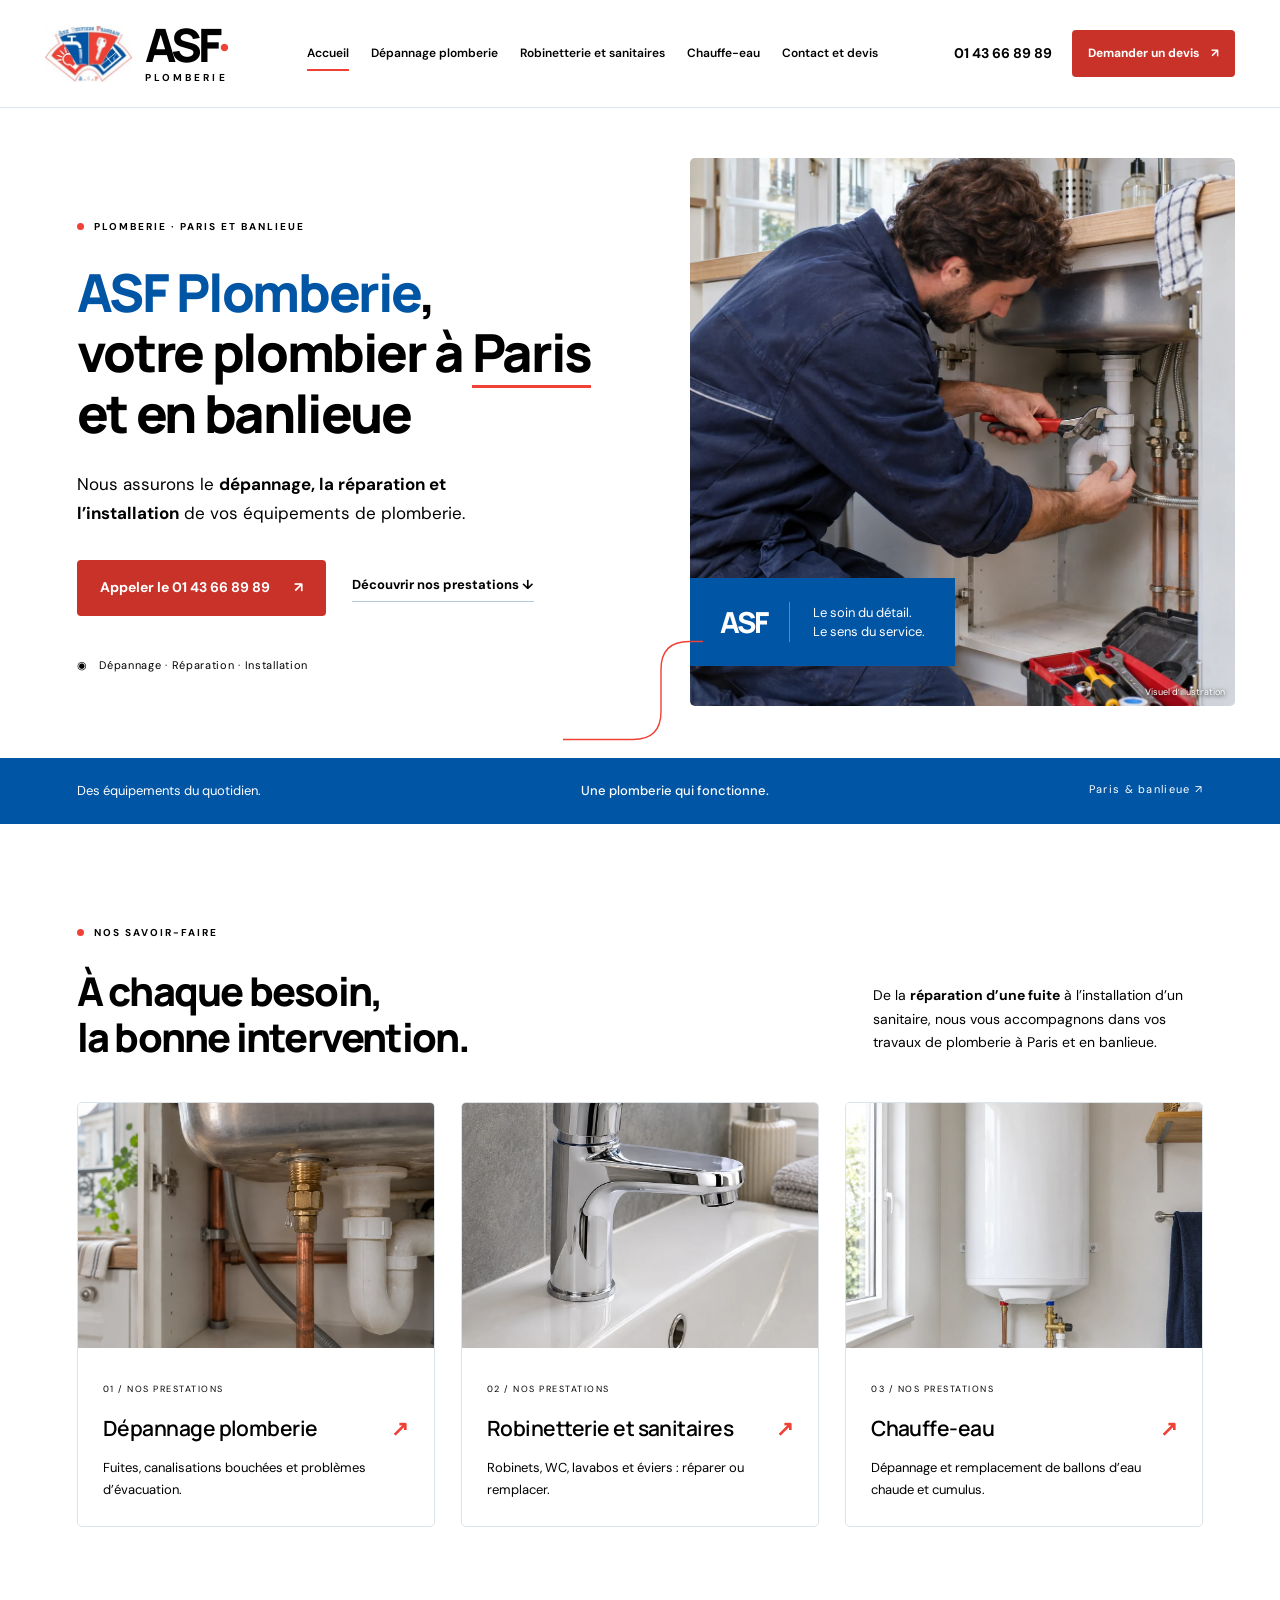
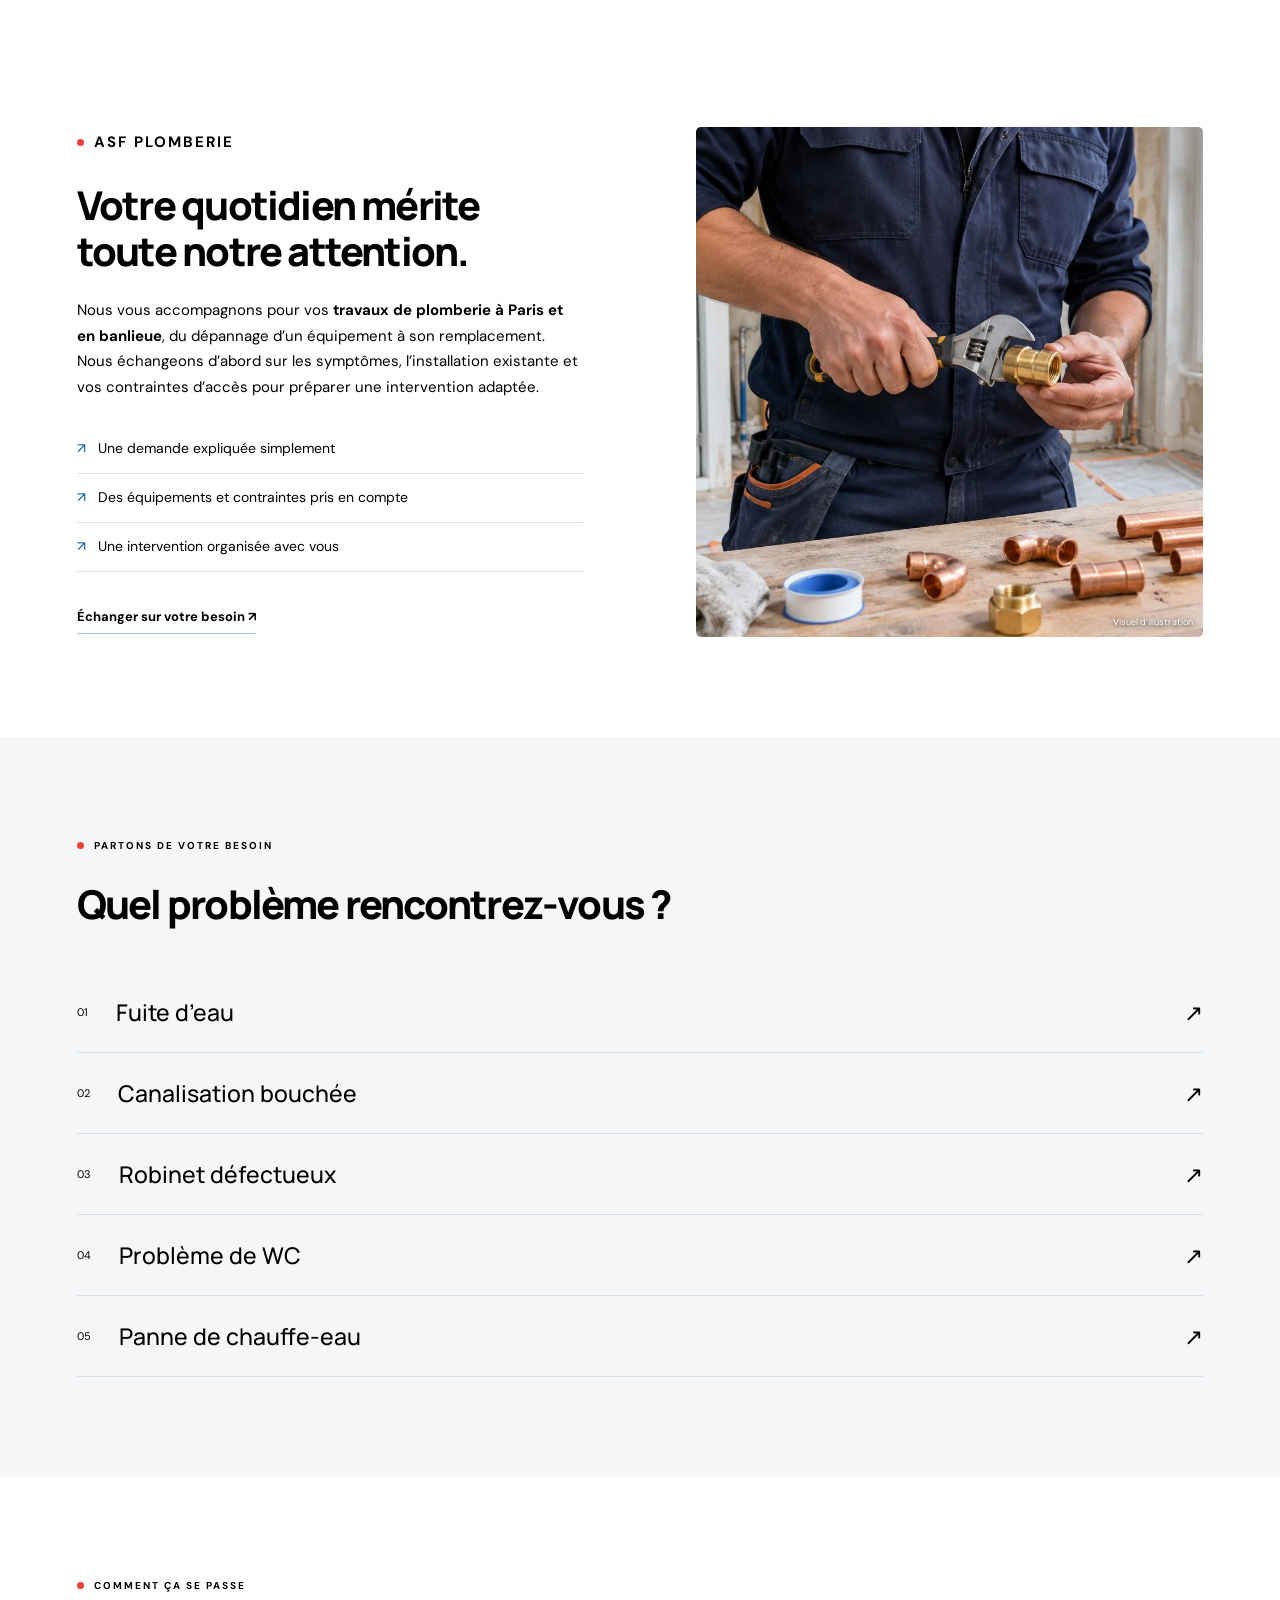
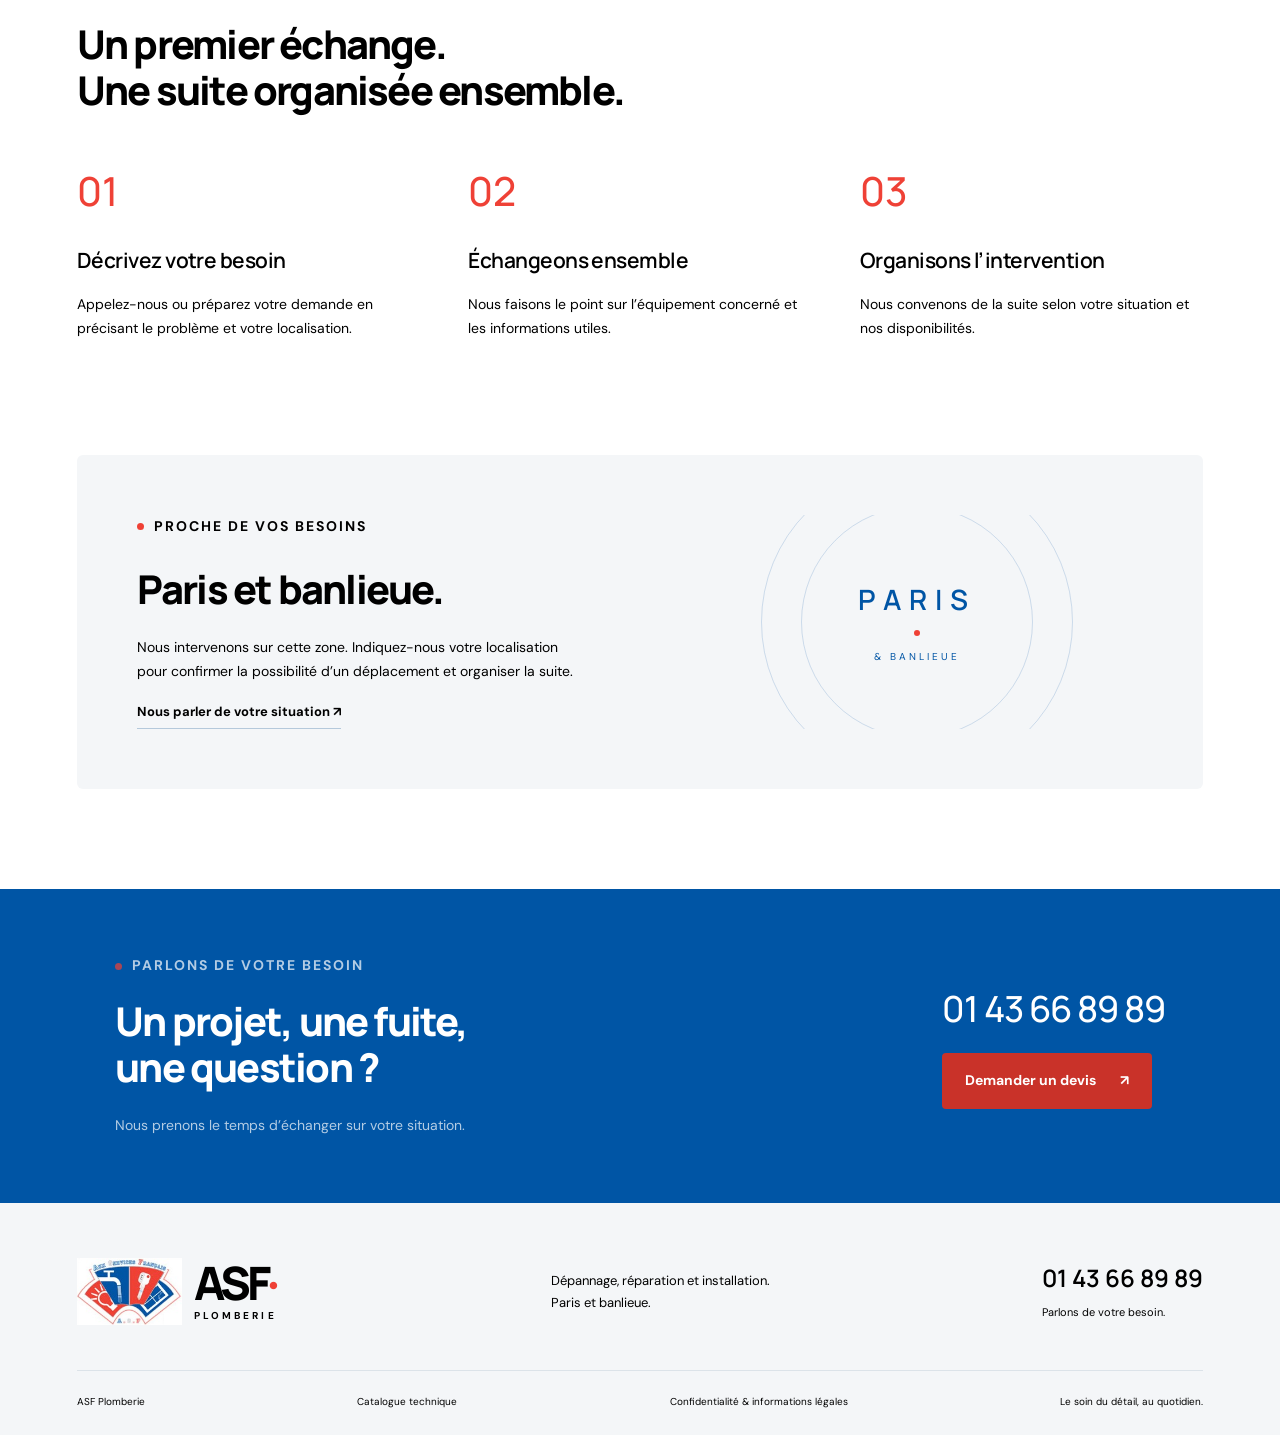
<file: index.html>
<!doctype html><html lang="fr"><head><meta charset="utf-8"><meta name="viewport" content="width=device-width,initial-scale=1"><meta name="description" content="ASF Plomberie : dépannage, réparation et installation à Paris et en banlieue. Fuites, robinetterie, sanitaires et chauffe-eau. Contactez-nous."><meta name="theme-color" content="#0055A5"><title>ASF Plomberie, votre plombier à Paris et en banlieue | ASF Plomberie</title><link rel="icon" href="assets/favicon.svg" type="image/svg+xml"><link rel="stylesheet" href="assets/style.css"><script src="assets/app.js" defer></script></head><body><a class="skip-link" href="#contenu">Aller au contenu</a><header id="header"><a href="index.html" class="brand" aria-label="ASF Plomberie — accueil"><img class="original-logo" src="assets/logo-asf.jpg" alt="Aux Services Français" width="183" height="117"><span class="brand-signature"><strong>ASF<span>·</span></strong><span>PLOMBERIE</span></span></a><button class="menu-toggle" aria-expanded="false" aria-controls="main-nav">Menu <span>☰</span></button><nav id="main-nav" aria-label="Navigation principale"><a href="index.html" aria-current="page">Accueil</a><a href="depannage.html" >Dépannage plomberie</a><a href="sanitaires.html" >Robinetterie et sanitaires</a><a href="chauffe-eau.html" >Chauffe-eau</a><a href="contact.html" >Contact et devis</a></nav><div class="header-actions"><a class="header-phone" href="tel:+33143668989">01 43 66 89 89</a><a class="button" href="contact.html">Demander un devis <span>↗</span></a></div></header><main id="contenu"><section class="hero "><div class="hero-copy"><p class="eyebrow"><span></span>PLOMBERIE · PARIS ET BANLIEUE</p><h1><span class="h1-accent">ASF Plomberie</span>,<br>votre plombier à <em>Paris</em><br>et en banlieue</h1><p>Nous assurons le <strong>dépannage, la réparation et l’installation</strong> de vos équipements de plomberie.</p><div class="hero-buttons"><a class="button" href="tel:+33143668989">Appeler le 01 43 66 89 89 <span>↗</span></a><a class="text-link" href="#prestations">Découvrir nos prestations ↓</a></div><div class="hero-note"><span class="tiny-mark">◉</span> Dépannage · Réparation · Installation</div></div><div class="hero-image"><img class=" visual-plumber" src="assets/plumber.webp" alt="Artisan travaillant sur le siphon et les raccords sous un évier — photographie d’illustration" width="1122" height="1402" fetchpriority="high"><div class="image-tag"><span>ASF</span> Le soin du détail.<br>Le sens du service.</div><span class="photo-credit">Visuel d’illustration</span></div><svg class="pipe" viewBox="0 0 200 160" aria-hidden="true"><path d="M0 150H100Q140 150 140 110V50Q140 10 180 10H200"/></svg></section><div class="service-strip"><span>Des équipements du quotidien.</span><strong>Une plomberie qui fonctionne.</strong><span>Paris & banlieue ↗</span></div><section class="wrap section" id="prestations"><div class="section-heading heading-row"><div><p class="eyebrow"><span></span>NOS SAVOIR-FAIRE</p><h2>À chaque besoin,<br>la bonne intervention.</h2></div><p>De la <strong>réparation d’une fuite</strong> à l’installation d’un sanitaire, nous vous accompagnons dans vos travaux de plomberie à Paris et en banlieue.</p></div><div class="service-grid"><a class="service-card" href="depannage.html"><div class="card-image"><img class=" visual-leak" src="assets/leak.webp" alt="Raccord de plomberie avec une goutte d’eau sous un évier — photographie d’illustration" width="1400" height="933" loading="lazy"></div><div class="card-copy"><small>01 / NOS PRESTATIONS</small><h3>Dépannage plomberie <span>↗</span></h3><p>Fuites, canalisations bouchées et problèmes d’évacuation.</p></div></a><a class="service-card" href="sanitaires.html"><div class="card-image"><img class=" visual-faucet" src="assets/faucet.webp" alt="Mitigeur chromé installé sur un lavabo en céramique — photographie d’illustration" width="1122" height="1402" loading="lazy"></div><div class="card-copy"><small>02 / NOS PRESTATIONS</small><h3>Robinetterie et sanitaires <span>↗</span></h3><p>Robinets, WC, lavabos et éviers : réparer ou remplacer.</p></div></a><a class="service-card" href="chauffe-eau.html"><div class="card-image"><img class=" visual-heater" src="assets/heater.webp" alt="Ballon d’eau chaude électrique vertical avec ses raccordements — photographie d’illustration" width="1122" height="1402" loading="lazy"></div><div class="card-copy"><small>03 / NOS PRESTATIONS</small><h3>Chauffe-eau <span>↗</span></h3><p>Dépannage et remplacement de ballons d’eau chaude et cumulus.</p></div></a></div></section><section id="entreprise" class="wrap section split reverse"><div class="photo"><img class=" visual-tools" src="assets/tools.webp" alt="Artisan examinant un raccord en laiton sur son établi — photographie d’illustration" width="1400" height="933" loading="lazy"><span class="image-caption">Visuel d’illustration</span></div><div><p class="eyebrow"><span></span>ASF PLOMBERIE</p><h2>Votre quotidien mérite<br>toute notre attention.</h2><p>Nous vous accompagnons pour vos <strong>travaux de plomberie à Paris et en banlieue</strong>, du dépannage d’un équipement à son remplacement. Nous échangeons d’abord sur les symptômes, l’installation existante et vos contraintes d’accès pour préparer une intervention adaptée.</p><ul class="clean-list"><li>Une demande expliquée simplement</li><li>Des équipements et contraintes pris en compte</li><li>Une intervention organisée avec vous</li></ul><a class="text-link" href="contact.html">Échanger sur votre besoin ↗</a></div></section><section class="soft section"><div class="wrap"><p class="eyebrow"><span></span>PARTONS DE VOTRE BESOIN</p><h2>Quel problème rencontrez-vous ?</h2><div class="problem-list"><a href="depannage.html#fuites"><small>01</small>Fuite d’eau<span>↗</span></a><a href="depannage.html#evacuation"><small>02</small>Canalisation bouchée<span>↗</span></a><a href="sanitaires.html#robinetterie"><small>03</small>Robinet défectueux<span>↗</span></a><a href="sanitaires.html#wc"><small>04</small>Problème de WC<span>↗</span></a><a href="chauffe-eau.html#symptomes"><small>05</small>Panne de chauffe-eau<span>↗</span></a></div></div></section><section class="wrap section"><p class="eyebrow"><span></span>COMMENT ÇA SE PASSE</p><h2>Un premier échange.<br>Une suite organisée ensemble.</h2><div class="steps"><div><span class="step-num">01</span><h3>Décrivez votre besoin</h3><p>Appelez-nous ou préparez votre demande en précisant le problème et votre localisation.</p></div><div><span class="step-num">02</span><h3>Échangeons ensemble</h3><p>Nous faisons le point sur l’équipement concerné et les informations utiles.</p></div><div><span class="step-num">03</span><h3>Organisons l’intervention</h3><p>Nous convenons de la suite selon votre situation et nos disponibilités.</p></div></div></section><section class="zone wrap"><div><p class="eyebrow"><span></span>PROCHE DE VOS BESOINS</p><h2>Paris et banlieue.</h2><p>Nous intervenons sur cette zone. Indiquez-nous votre localisation pour confirmer la possibilité d’un déplacement et organiser la suite.</p><a class="text-link" href="contact.html">Nous parler de votre situation ↗</a></div><div class="zone-art" aria-hidden="true"><span>PARIS</span><i></i><small>& BANLIEUE</small></div></section><section class="cta"><div><p class="eyebrow"><span></span>PARLONS DE VOTRE BESOIN</p><h2>Un projet, une fuite,<br>une question ?</h2><p>Nous prenons le temps d’échanger sur votre situation.</p></div><div class="cta-actions"><a href="tel:+33143668989">01 43 66 89 89</a><a class="button" href="contact.html">Demander un devis <span>↗</span></a></div></section></main><footer><div class="footer-main wrap"><a href="index.html" class="brand"><img class="original-logo" src="assets/logo-asf.jpg" alt="Aux Services Français" width="183" height="117"><span class="brand-signature"><strong>ASF<span>·</span></strong><span>PLOMBERIE</span></span></a><p>Dépannage, réparation et installation.<br>Paris et banlieue.</p><div><a href="tel:+33143668989">01 43 66 89 89</a><small>Parlons de votre besoin.</small></div></div><div class="footer-bottom wrap"><span>ASF Plomberie</span><a href="contact.html#catalogue">Catalogue technique</a><a href="contact.html#confidentialite">Confidentialité & informations légales</a><span>Le soin du détail, au quotidien.</span></div></footer><div class="mobile-bar"><a href="tel:+33143668989">Appeler ↗</a><a href="contact.html">Demander un devis ↗</a></div></body></html>
</file>
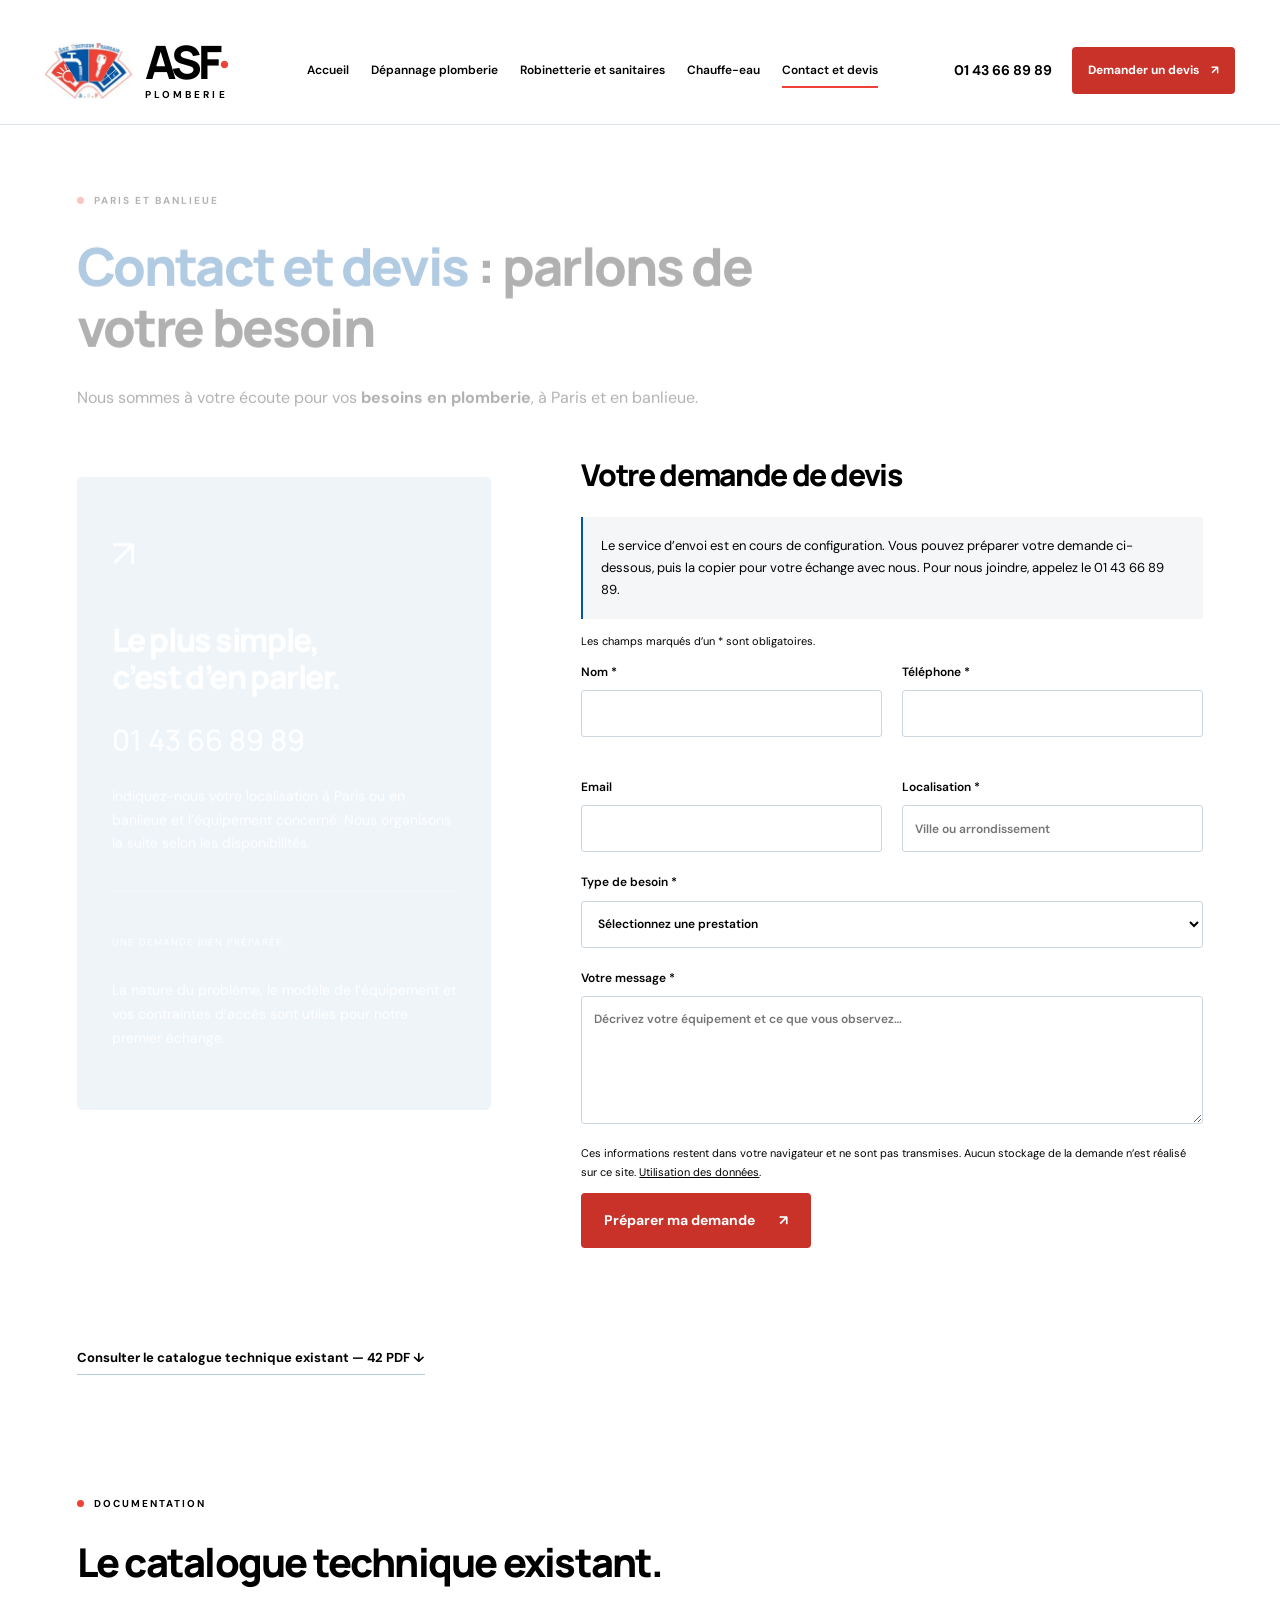
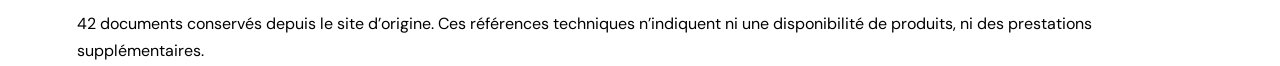
<file: plomberie-paris/index.html>
<!doctype html><html lang="fr"><head><meta charset="utf-8"><meta name="viewport" content="width=device-width,initial-scale=1"><meta name="robots" content="noindex"><meta http-equiv="refresh" content="0;url=../contact.html#catalogue"><title>ASF Plomberie — page déplacée</title></head><body><p>Cette page a été déplacée. <a href="../contact.html#catalogue">Accéder à la nouvelle page</a>.</p></body></html>
</file>
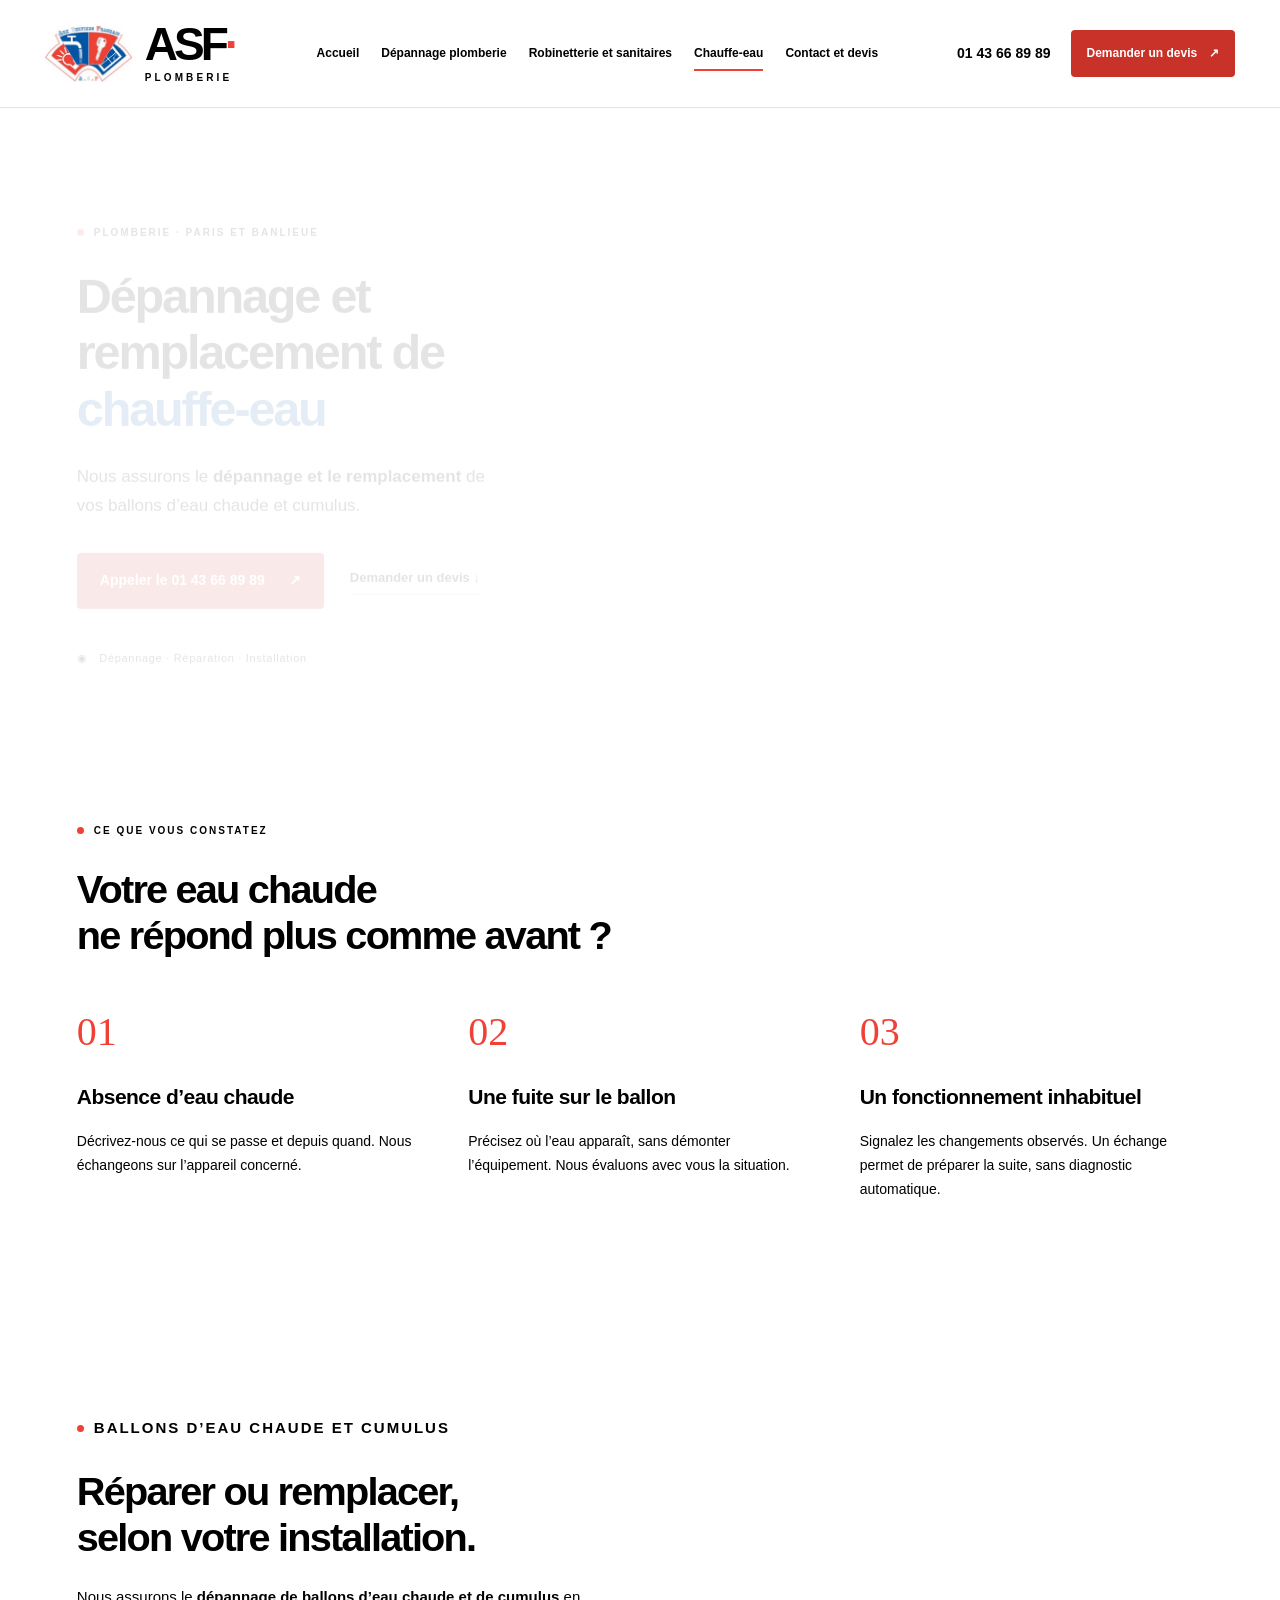
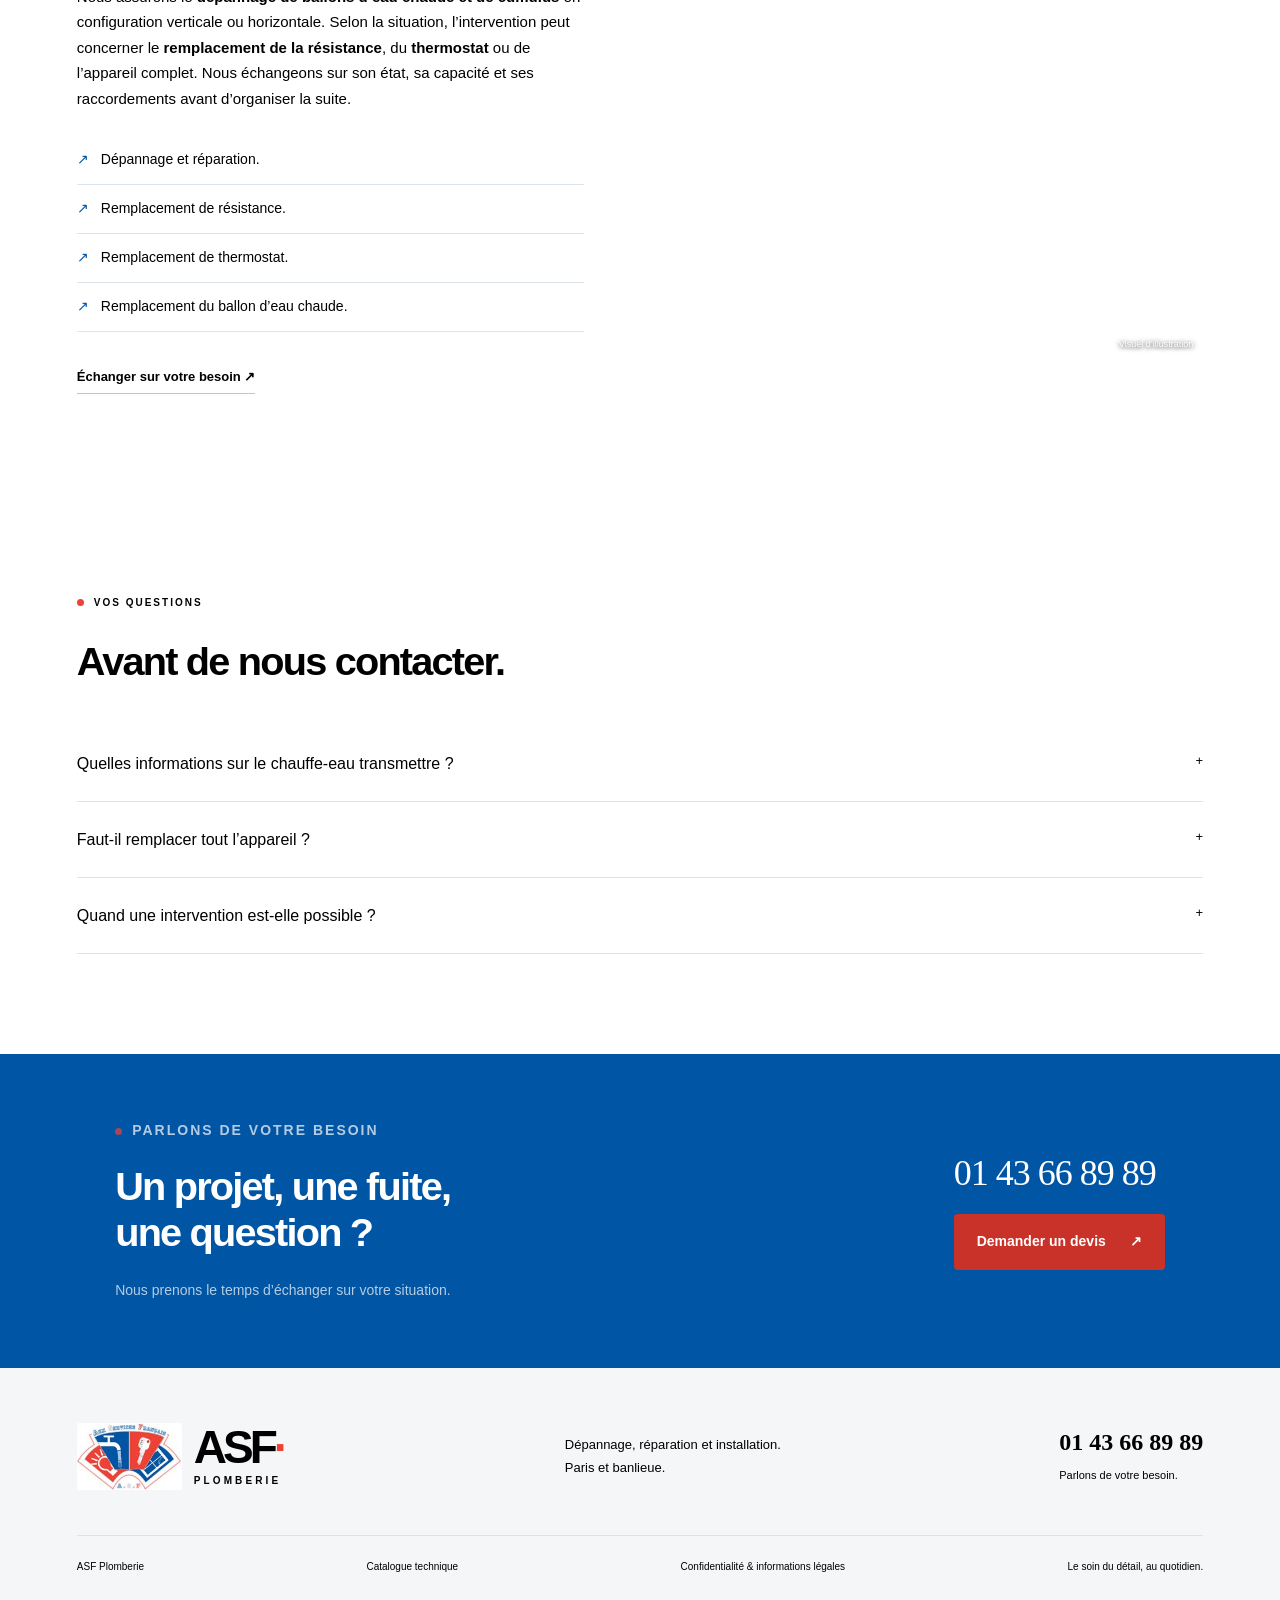
<file: ballon.html>
<!doctype html><html lang="fr"><head><meta charset="utf-8"><meta name="viewport" content="width=device-width,initial-scale=1"><meta name="robots" content="noindex"><meta http-equiv="refresh" content="0;url=chauffe-eau.html"><title>ASF Plomberie — page déplacée</title></head><body><p>Cette page a été déplacée. <a href="chauffe-eau.html">Accéder à la nouvelle page</a>.</p></body></html>
</file>
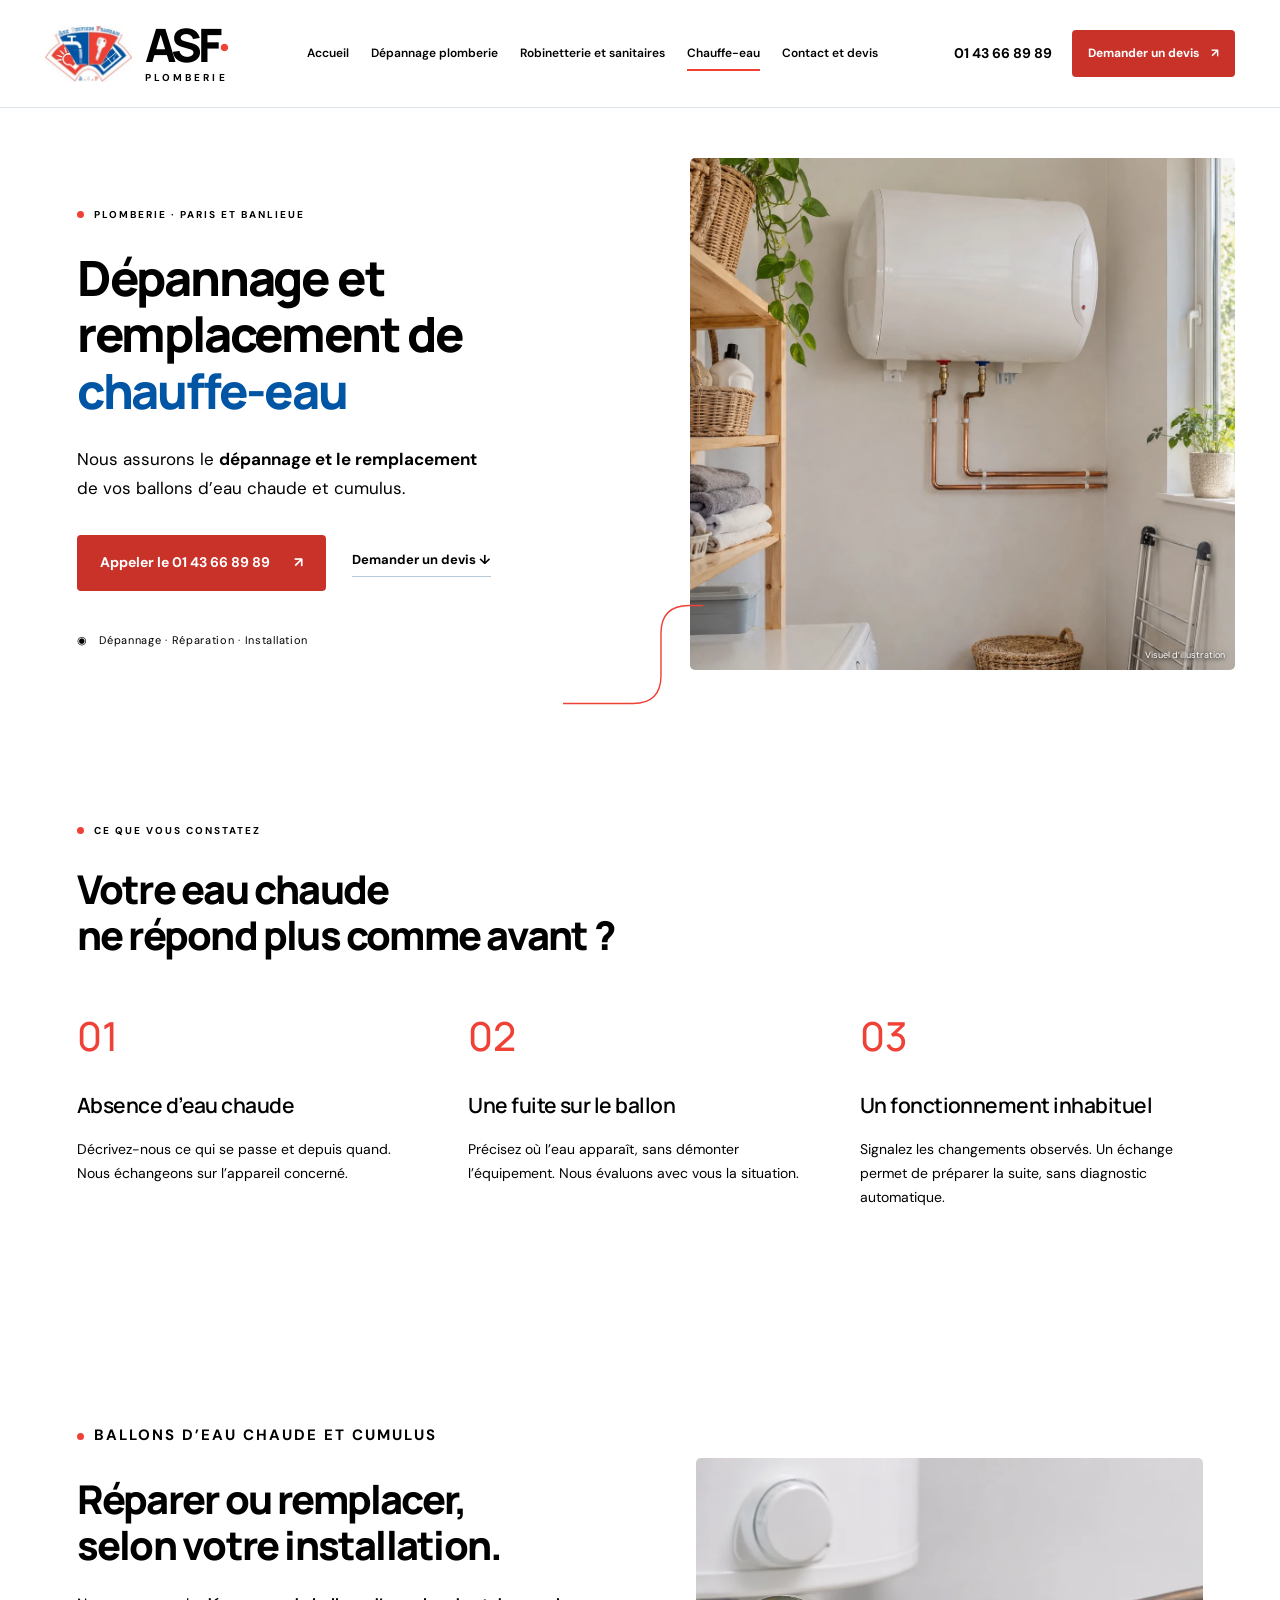
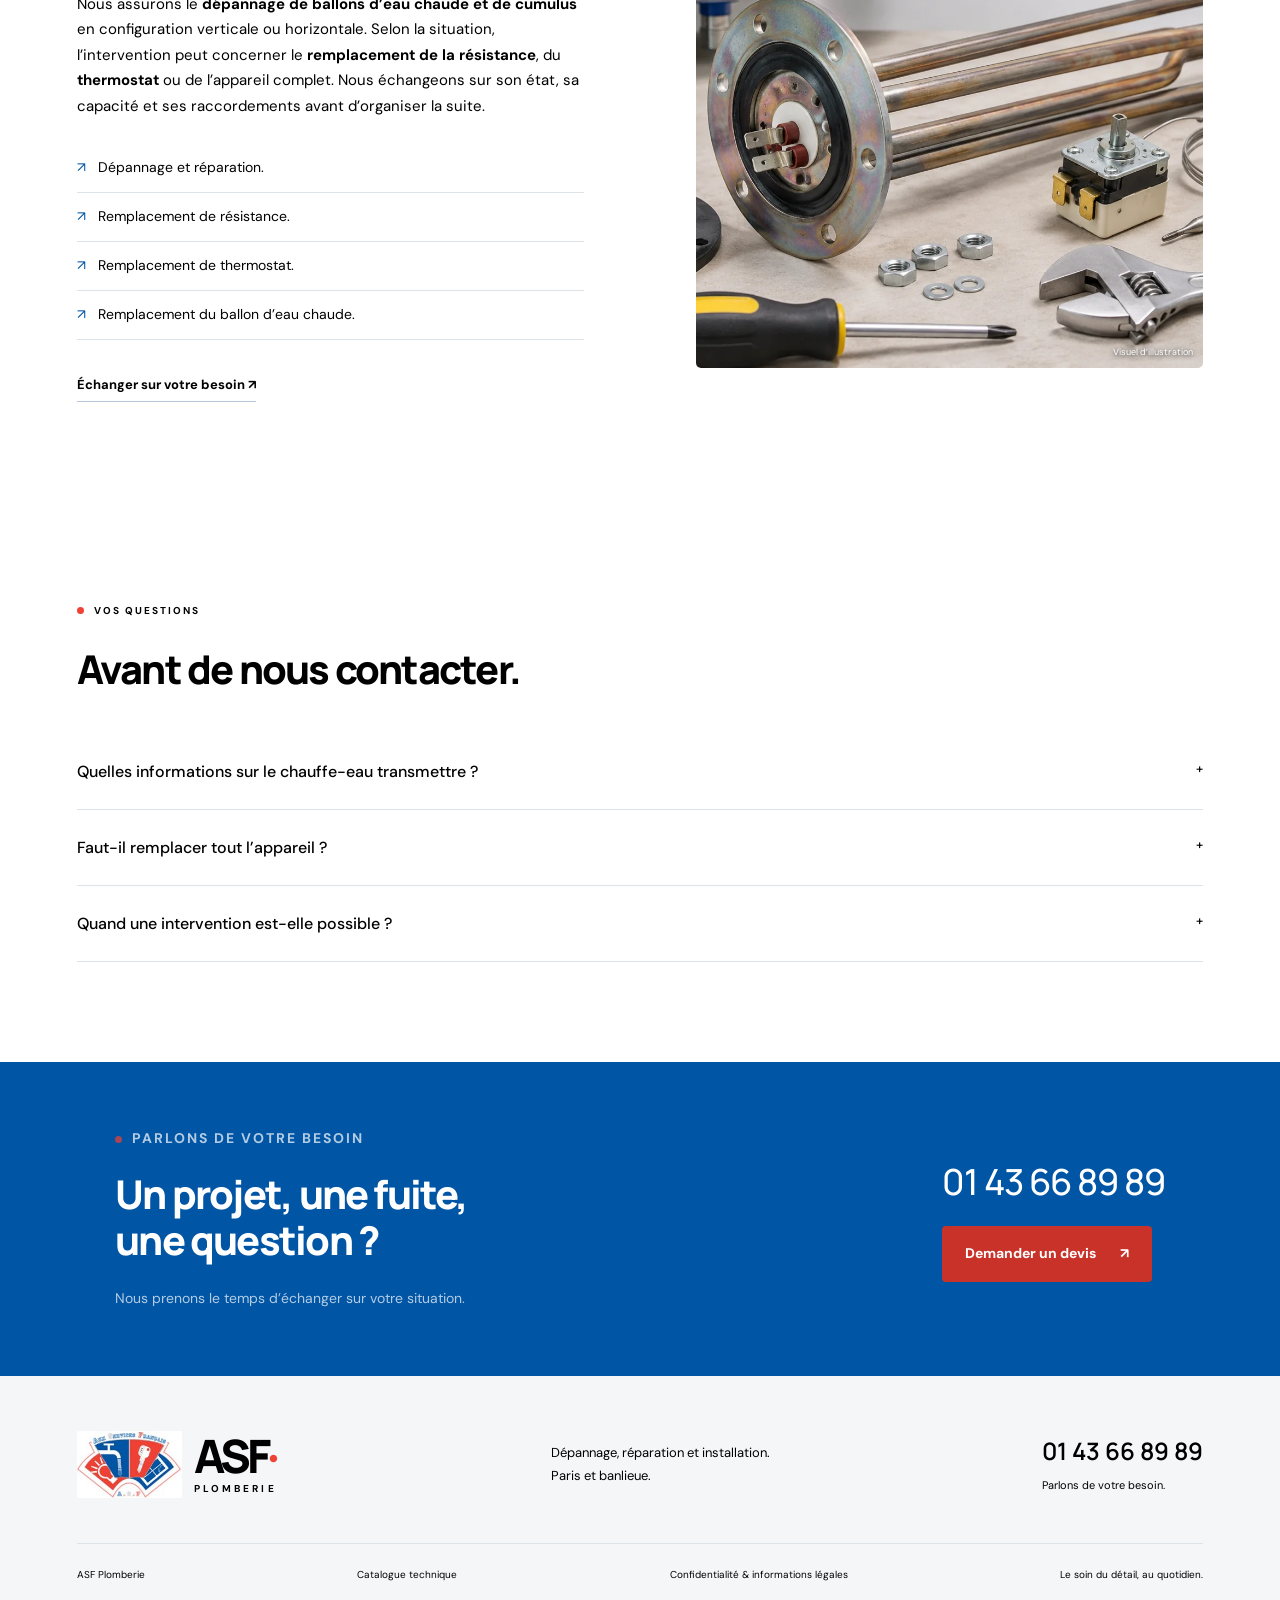
<file: chauffe-eau.html>
<!doctype html><html lang="fr"><head><meta charset="utf-8"><meta name="viewport" content="width=device-width,initial-scale=1"><meta name="description" content="Dépannage et remplacement de chauffe-eau et cumulus à Paris et en banlieue : résistance, thermostat et ballon d’eau chaude avec ASF Plomberie."><meta name="theme-color" content="#0055A5"><title>Dépannage et remplacement de chauffe-eau | ASF Plomberie</title><link rel="icon" href="assets/favicon.svg" type="image/svg+xml"><link rel="stylesheet" href="assets/style.css"><script src="assets/app.js" defer></script></head><body><a class="skip-link" href="#contenu">Aller au contenu</a><header id="header"><a href="index.html" class="brand" aria-label="ASF Plomberie — accueil"><img class="original-logo" src="assets/logo-asf.jpg" alt="Aux Services Français" width="183" height="117"><span class="brand-signature"><strong>ASF<span>·</span></strong><span>PLOMBERIE</span></span></a><button class="menu-toggle" aria-expanded="false" aria-controls="main-nav">Menu <span>☰</span></button><nav id="main-nav" aria-label="Navigation principale"><a href="index.html" >Accueil</a><a href="depannage.html" >Dépannage plomberie</a><a href="sanitaires.html" >Robinetterie et sanitaires</a><a href="chauffe-eau.html" aria-current="page">Chauffe-eau</a><a href="contact.html" >Contact et devis</a></nav><div class="header-actions"><a class="header-phone" href="tel:+33143668989">01 43 66 89 89</a><a class="button" href="contact.html">Demander un devis <span>↗</span></a></div></header><main id="contenu"><section class="hero inner-hero"><div class="hero-copy"><p class="eyebrow"><span></span>PLOMBERIE · PARIS ET BANLIEUE</p><h1>Dépannage et remplacement de <span class="h1-accent nowrap">chauffe-eau</span></h1><p>Nous assurons le <strong>dépannage et le remplacement</strong> de vos ballons d’eau chaude et cumulus.</p><div class="hero-buttons"><a class="button" href="tel:+33143668989">Appeler le 01 43 66 89 89 <span>↗</span></a><a class="text-link" href="contact.html">Demander un devis ↓</a></div><div class="hero-note"><span class="tiny-mark">◉</span> Dépannage · Réparation · Installation</div></div><div class="hero-image"><img class=" visual-tank" src="assets/tank.webp" alt="Chauffe-eau électrique horizontal et ses raccordements — photographie d’illustration" width="1199" height="1312" fetchpriority="high"><div class="image-tag"><span>ASF</span> Le soin du détail.<br>Le sens du service.</div><span class="photo-credit">Visuel d’illustration</span></div><svg class="pipe" viewBox="0 0 200 160" aria-hidden="true"><path d="M0 150H100Q140 150 140 110V50Q140 10 180 10H200"/></svg></section><section class="wrap section" id="symptomes"><p class="eyebrow"><span></span>CE QUE VOUS CONSTATEZ</p><h2>Votre eau chaude<br>ne répond plus comme avant ?</h2><div class="steps"><div><span class="step-num">01</span><h3>Absence d’eau chaude</h3><p>Décrivez-nous ce qui se passe et depuis quand. Nous échangeons sur l’appareil concerné.</p></div><div><span class="step-num">02</span><h3>Une fuite sur le ballon</h3><p>Précisez où l’eau apparaît, sans démonter l’équipement. Nous évaluons avec vous la situation.</p></div><div><span class="step-num">03</span><h3>Un fonctionnement inhabituel</h3><p>Signalez les changements observés. Un échange permet de préparer la suite, sans diagnostic automatique.</p></div></div></section><section id="interventions" class="wrap section split reverse"><div class="photo"><img class=" visual-element" src="assets/element.webp" alt="Résistance de chauffe-eau et thermostat sur un établi — photographie d’illustration" width="1400" height="933" loading="lazy"><span class="image-caption">Visuel d’illustration</span></div><div><p class="eyebrow"><span></span>BALLONS D’EAU CHAUDE ET CUMULUS</p><h2>Réparer ou remplacer,<br>selon votre installation.</h2><p>Nous assurons le <strong>dépannage de ballons d’eau chaude et de cumulus</strong> en configuration verticale ou horizontale. Selon la situation, l’intervention peut concerner le <strong>remplacement de la résistance</strong>, du <strong>thermostat</strong> ou de l’appareil complet. Nous échangeons sur son état, sa capacité et ses raccordements avant d’organiser la suite.</p><ul class="clean-list"><li>Dépannage et réparation.</li><li>Remplacement de résistance.</li><li>Remplacement de thermostat.</li><li>Remplacement du ballon d’eau chaude.</li></ul><a class="text-link" href="contact.html">Échanger sur votre besoin ↗</a></div></section><section class="wrap section"><div class="section-heading"><p class="eyebrow"><span></span>VOS QUESTIONS</p><h2>Avant de nous contacter.</h2></div><div class="faq"><details><summary>Quelles informations sur le chauffe-eau transmettre ?<span>+</span></summary><p>Préparez le modèle, la capacité si elle est connue, l’orientation verticale ou horizontale et une description des symptômes.</p></details><details><summary>Faut-il remplacer tout l’appareil ?<span>+</span></summary><p>Cela dépend de la situation. Nous échangeons avec vous sur les symptômes pour évaluer les possibilités de réparation ou de remplacement.</p></details><details><summary>Quand une intervention est-elle possible ?<span>+</span></summary><p>Appelez-nous pour connaître les disponibilités et organiser une intervention. Aucun délai fixe n’est annoncé.</p></details></div></section><section class="cta"><div><p class="eyebrow"><span></span>PARLONS DE VOTRE BESOIN</p><h2>Un projet, une fuite,<br>une question ?</h2><p>Nous prenons le temps d’échanger sur votre situation.</p></div><div class="cta-actions"><a href="tel:+33143668989">01 43 66 89 89</a><a class="button" href="contact.html">Demander un devis <span>↗</span></a></div></section></main><footer><div class="footer-main wrap"><a href="index.html" class="brand"><img class="original-logo" src="assets/logo-asf.jpg" alt="Aux Services Français" width="183" height="117"><span class="brand-signature"><strong>ASF<span>·</span></strong><span>PLOMBERIE</span></span></a><p>Dépannage, réparation et installation.<br>Paris et banlieue.</p><div><a href="tel:+33143668989">01 43 66 89 89</a><small>Parlons de votre besoin.</small></div></div><div class="footer-bottom wrap"><span>ASF Plomberie</span><a href="contact.html#catalogue">Catalogue technique</a><a href="contact.html#confidentialite">Confidentialité & informations légales</a><span>Le soin du détail, au quotidien.</span></div></footer><div class="mobile-bar"><a href="tel:+33143668989">Appeler ↗</a><a href="contact.html">Demander un devis ↗</a></div></body></html>
</file>
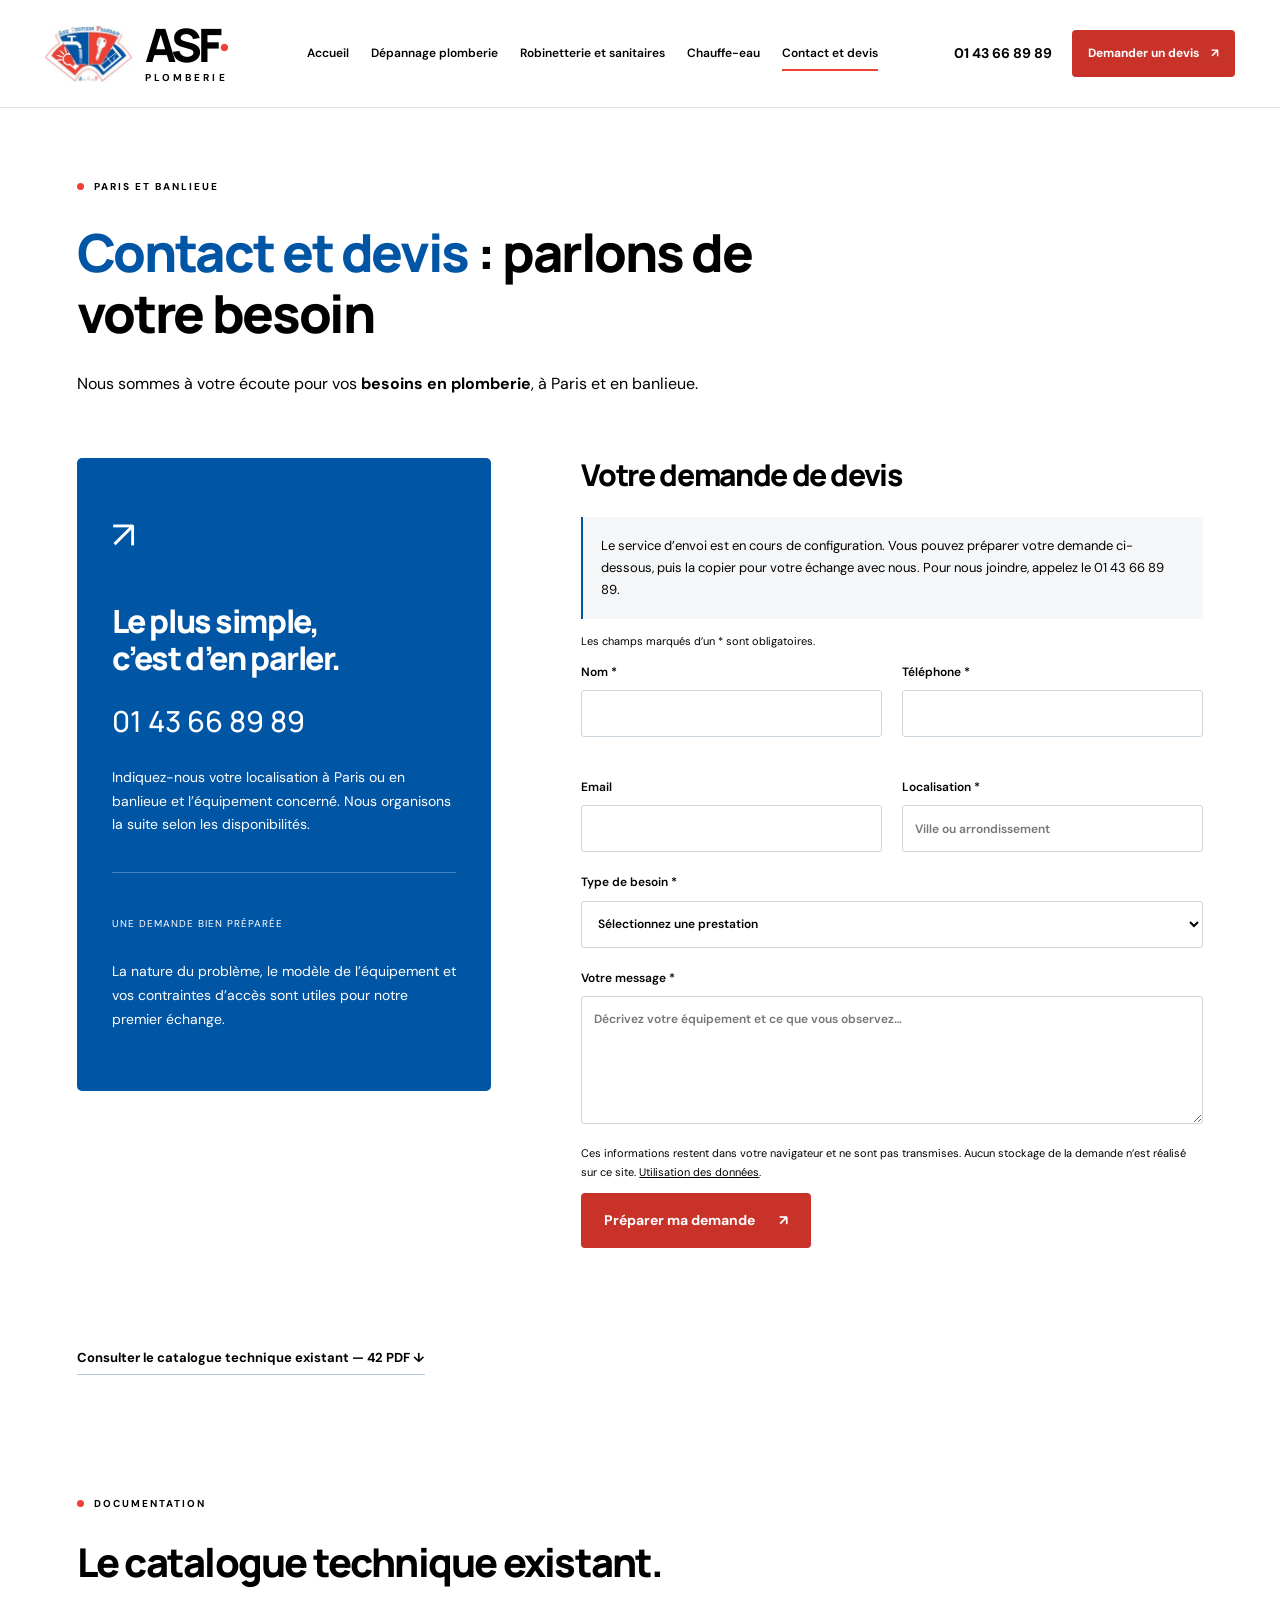
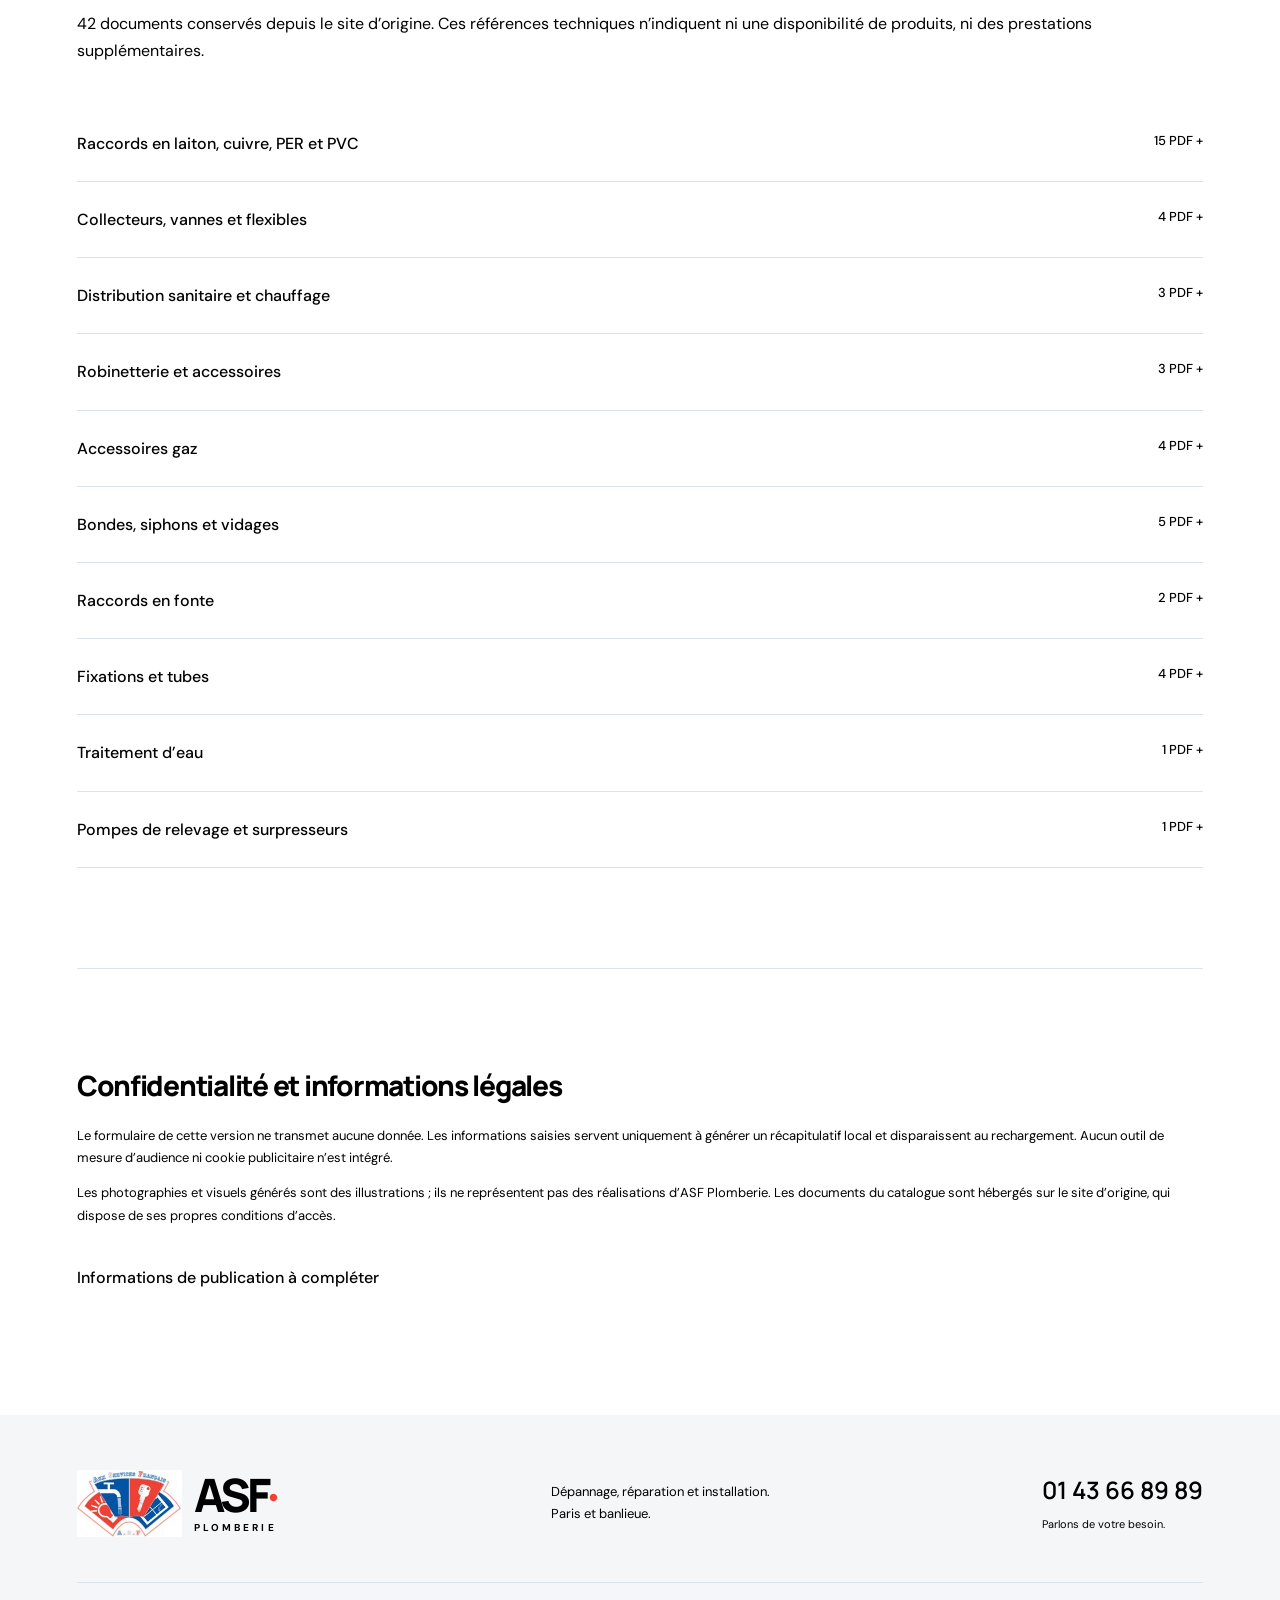
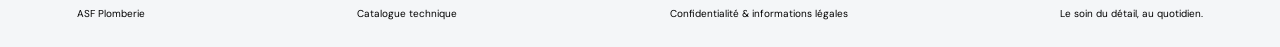
<file: contact.html>
<!doctype html><html lang="fr"><head><meta charset="utf-8"><meta name="viewport" content="width=device-width,initial-scale=1"><meta name="description" content="Contactez ASF Plomberie au 01 43 66 89 89 pour vos besoins en plomberie à Paris et en banlieue. Préparez votre demande de devis."><meta name="theme-color" content="#0055A5"><title>Contact et devis : parlons de votre besoin | ASF Plomberie</title><link rel="icon" href="assets/favicon.svg" type="image/svg+xml"><link rel="stylesheet" href="assets/style.css"><script src="assets/app.js" defer></script></head><body><a class="skip-link" href="#contenu">Aller au contenu</a><header id="header"><a href="index.html" class="brand" aria-label="ASF Plomberie — accueil"><img class="original-logo" src="assets/logo-asf.jpg" alt="Aux Services Français" width="183" height="117"><span class="brand-signature"><strong>ASF<span>·</span></strong><span>PLOMBERIE</span></span></a><button class="menu-toggle" aria-expanded="false" aria-controls="main-nav">Menu <span>☰</span></button><nav id="main-nav" aria-label="Navigation principale"><a href="index.html" >Accueil</a><a href="depannage.html" >Dépannage plomberie</a><a href="sanitaires.html" >Robinetterie et sanitaires</a><a href="chauffe-eau.html" >Chauffe-eau</a><a href="contact.html" aria-current="page">Contact et devis</a></nav><div class="header-actions"><a class="header-phone" href="tel:+33143668989">01 43 66 89 89</a><a class="button" href="contact.html">Demander un devis <span>↗</span></a></div></header><main id="contenu"><section class="wrap contact-heading"><p class="eyebrow"><span></span>PARIS ET BANLIEUE</p><h1><span class="h1-accent">Contact et devis</span> : parlons de votre besoin</h1><p>Nous sommes à votre écoute pour vos <strong>besoins en plomberie</strong>, à Paris et en banlieue.</p></section><section class="wrap contact-layout"><aside class="contact-info"><span class="contact-icon">↗</span><h2>Le plus simple,<br>c’est d’en parler.</h2><a href="tel:+33143668989">01 43 66 89 89</a><p>Indiquez-nous votre localisation à Paris ou en banlieue et l’équipement concerné. Nous organisons la suite selon les disponibilités.</p><hr><small>UNE DEMANDE BIEN PRÉPARÉE</small><p>La nature du problème, le modèle de l’équipement et vos contraintes d’accès sont utiles pour notre premier échange.</p></aside><div class="form-panel"><h2>Votre demande de devis</h2><p class="form-notice">Le service d’envoi est en cours de configuration. Vous pouvez préparer votre demande ci-dessous, puis la copier pour votre échange avec nous. Pour nous joindre, appelez le 01 43 66 89 89.</p><form id="contact-form"><p class="small">Les champs marqués d’un * sont obligatoires.</p><div class="form-grid"><label>Nom *<input name="nom" autocomplete="name" required></label><label>Téléphone *<input name="telephone" type="tel" autocomplete="tel" required pattern="[+0-9 ().-]{8,20}"></label><label>Email<input name="email" type="email" autocomplete="email"></label><label>Localisation *<input name="localisation" autocomplete="address-level2" required placeholder="Ville ou arrondissement"></label></div><label>Type de besoin *<select name="besoin" required><option value="">Sélectionnez une prestation</option><option>Dépannage plomberie</option><option>Robinetterie et sanitaires</option><option>Chauffe-eau</option><option>Autre demande de plomberie</option></select></label><label>Votre message *<textarea name="message" rows="5" required placeholder="Décrivez votre équipement et ce que vous observez…"></textarea></label><p class="small">Ces informations restent dans votre navigateur et ne sont pas transmises. Aucun stockage de la demande n’est réalisé sur ce site. <a href="#confidentialite">Utilisation des données</a>.</p><button class="button" type="submit">Préparer ma demande <span>↗</span></button><p id="form-status" role="status" aria-live="polite"></p><textarea id="request-output" aria-label="Récapitulatif à copier" rows="8" hidden readonly></textarea><button class="text-link" id="copy-request" type="button" hidden>Copier ma demande</button></form><noscript><p>La préparation du récapitulatif nécessite JavaScript. Vous pouvez nous appeler directement.</p></noscript></div></section><div class="wrap catalogue-link"><a class="text-link" href="#catalogue">Consulter le catalogue technique existant — 42 PDF ↓</a></div><section id="catalogue" class="wrap section"><div class="section-heading"><p class="eyebrow"><span></span>DOCUMENTATION</p><h2>Le catalogue technique existant.</h2><p>42 documents conservés depuis le site d’origine. Ces références techniques n’indiquent ni une disponibilité de produits, ni des prestations supplémentaires.</p></div><div class="faq"><details><summary>Raccords en laiton, cuivre, PER et PVC<span>15 PDF +</span></summary><div class="pdf-grid"><a href="https://www.plombier.info/plomberie-paris/raccords-laiton-p1.pdf" target="_blank" rel="noopener">Page 01 <span>PDF ↗</span></a><a href="https://www.plombier.info/plomberie-paris/raccords-laiton-p2.pdf" target="_blank" rel="noopener">Page 02 <span>PDF ↗</span></a><a href="https://www.plombier.info/plomberie-paris/raccords-laiton-p3.pdf" target="_blank" rel="noopener">Page 03 <span>PDF ↗</span></a><a href="https://www.plombier.info/plomberie-paris/raccords-laiton-p4.pdf" target="_blank" rel="noopener">Page 04 <span>PDF ↗</span></a><a href="https://www.plombier.info/plomberie-paris/raccords-laiton-p5.pdf" target="_blank" rel="noopener">Page 05 <span>PDF ↗</span></a><a href="https://www.plombier.info/plomberie-paris/raccords-cuivre-p6.pdf" target="_blank" rel="noopener">Page 06 <span>PDF ↗</span></a><a href="https://www.plombier.info/plomberie-paris/raccords-cuivre-p7.pdf" target="_blank" rel="noopener">Page 07 <span>PDF ↗</span></a><a href="https://www.plombier.info/plomberie-paris/Raccords-instantanes-p8.pdf" target="_blank" rel="noopener">Page 08 <span>PDF ↗</span></a><a href="https://www.plombier.info/plomberie-paris/raccords-instantanes-p9.pdf" target="_blank" rel="noopener">Page 09 <span>PDF ↗</span></a><a href="https://www.plombier.info/plomberie-paris/raccords-per-a-glissement-p10.pdf" target="_blank" rel="noopener">Page 10 <span>PDF ↗</span></a><a href="https://www.plombier.info/plomberie-paris/raccords-per-a-glissement-p11.pdf" target="_blank" rel="noopener">Page 11 <span>PDF ↗</span></a><a href="https://www.plombier.info/plomberie-paris/raccords-per-a-ompression-p12.pdf" target="_blank" rel="noopener">Page 12 <span>PDF ↗</span></a><a href="https://www.plombier.info/plomberie-paris/raccords-pvc-p27.pdf" target="_blank" rel="noopener">Page 27 <span>PDF ↗</span></a><a href="https://www.plombier.info/plomberie-paris/raccords-pvc-p28.pdf" target="_blank" rel="noopener">Page 28 <span>PDF ↗</span></a><a href="https://www.plombier.info/plomberie-paris/raccords-pvc-p29.pdf" target="_blank" rel="noopener">Page 29 <span>PDF ↗</span></a></div></details><details><summary>Collecteurs, vannes et flexibles<span>4 PDF +</span></summary><div class="pdf-grid"><a href="https://www.plombier.info/plomberie-paris/collecteurs-sanitaire-chauffage-p13.pdf" target="_blank" rel="noopener">Page 13 <span>PDF ↗</span></a><a href="https://www.plombier.info/plomberie-paris/collecteurs-sanitaire-chauffage-p14.pdf" target="_blank" rel="noopener">Page 14 <span>PDF ↗</span></a><a href="https://www.plombier.info/plomberie-paris/vannes-a-boisseau-spheriques-p15.pdf" target="_blank" rel="noopener">Page 15 <span>PDF ↗</span></a><a href="https://www.plombier.info/plomberie-paris/flexibles-pression-p16.pdf" target="_blank" rel="noopener">Page 16 <span>PDF ↗</span></a></div></details><details><summary>Distribution sanitaire et chauffage<span>3 PDF +</span></summary><div class="pdf-grid"><a href="https://www.plombier.info/plomberie-paris/distribution-sanitaire-p17.pdf" target="_blank" rel="noopener">Page 17 <span>PDF ↗</span></a><a href="https://www.plombier.info/plomberie-paris/distribution-sanitaire-p18.pdf" target="_blank" rel="noopener">Page 18 <span>PDF ↗</span></a><a href="https://www.plombier.info/plomberie-paris/distribution-sanitaire-chauffage-p19.pdf" target="_blank" rel="noopener">Page 19 <span>PDF ↗</span></a></div></details><details><summary>Robinetterie et accessoires<span>3 PDF +</span></summary><div class="pdf-grid"><a href="https://www.plombier.info/plomberie-paris/robinetteries-de-batiment-p20.pdf" target="_blank" rel="noopener">Page 20 <span>PDF ↗</span></a><a href="https://www.plombier.info/plomberie-paris/accessoires-machine-a-laver-p21.pdf" target="_blank" rel="noopener">Page 21 <span>PDF ↗</span></a><a href="https://www.plombier.info/plomberie-paris/tetes-de-robinetterie-p22.pdf" target="_blank" rel="noopener">Page 22 <span>PDF ↗</span></a></div></details><details><summary>Accessoires gaz<span>4 PDF +</span></summary><div class="pdf-grid"><a href="https://www.plombier.info/plomberie-paris/robinetterie-gaz-p23.pdf" target="_blank" rel="noopener">Page 23 <span>PDF ↗</span></a><a href="https://www.plombier.info/plomberie-paris/accessoires-gaz-p24.pdf" target="_blank" rel="noopener">Page 24 <span>PDF ↗</span></a><a href="https://www.plombier.info/plomberie-paris/accessoires-gaz-p25.pdf" target="_blank" rel="noopener">Page 25 <span>PDF ↗</span></a><a href="https://www.plombier.info/plomberie-paris/accessoires-gaz-detente-gaz-p26.pdf" target="_blank" rel="noopener">Page 26 <span>PDF ↗</span></a></div></details><details><summary>Bondes, siphons et vidages<span>5 PDF +</span></summary><div class="pdf-grid"><a href="https://www.plombier.info/plomberie-paris/vidages-lavabos-bidets-vasques-p30.pdf" target="_blank" rel="noopener">Page 30 <span>PDF ↗</span></a><a href="https://www.plombier.info/plomberie-paris/bondes-de-receveurs-p31.pdf" target="_blank" rel="noopener">Page 31 <span>PDF ↗</span></a><a href="https://www.plombier.info/plomberie-paris/bondes-vidages-eviers-gres-p32.pdf" target="_blank" rel="noopener">Page 32 <span>PDF ↗</span></a><a href="https://www.plombier.info/plomberie-paris/bondes-vidages-eviers-inox-p33.pdf" target="_blank" rel="noopener">Page 33 <span>PDF ↗</span></a><a href="https://www.plombier.info/plomberie-paris/bondes-vidages-de-baignoires-p34.pdf" target="_blank" rel="noopener">Page 34 <span>PDF ↗</span></a></div></details><details><summary>Raccords en fonte<span>2 PDF +</span></summary><div class="pdf-grid"><a href="https://www.plombier.info/plomberie-paris/raccords-fonte-p35.pdf" target="_blank" rel="noopener">Page 35 <span>PDF ↗</span></a><a href="https://www.plombier.info/plomberie-paris/raccords-fonte-p36.pdf" target="_blank" rel="noopener">Page 36 <span>PDF ↗</span></a></div></details><details><summary>Fixations et tubes<span>4 PDF +</span></summary><div class="pdf-grid"><a href="https://www.plombier.info/plomberie-paris/fixations-p37.pdf" target="_blank" rel="noopener">Page 37 <span>PDF ↗</span></a><a href="https://www.plombier.info/plomberie-paris/fixations-p38.pdf" target="_blank" rel="noopener">Page 38 <span>PDF ↗</span></a><a href="https://www.plombier.info/plomberie-paris/tubes-p39.pdf" target="_blank" rel="noopener">Page 39 <span>PDF ↗</span></a><a href="https://www.plombier.info/plomberie-paris/tubes-p40.pdf" target="_blank" rel="noopener">Page 40 <span>PDF ↗</span></a></div></details><details><summary>Traitement d’eau<span>1 PDF +</span></summary><div class="pdf-grid"><a href="https://www.plombier.info/plomberie-paris/traitement-eau-p41.pdf" target="_blank" rel="noopener">Page 41 <span>PDF ↗</span></a></div></details><details><summary>Pompes de relevage et surpresseurs<span>1 PDF +</span></summary><div class="pdf-grid"><a href="https://www.plombier.info/plomberie-paris/pompes-de-relevage-surpresseurs-p42.pdf" target="_blank" rel="noopener">Page 42 <span>PDF ↗</span></a></div></details></div></section><section class="wrap section legal" id="confidentialite"><h2>Confidentialité et informations légales</h2><p>Le formulaire de cette version ne transmet aucune donnée. Les informations saisies servent uniquement à générer un récapitulatif local et disparaissent au rechargement. Aucun outil de mesure d’audience ni cookie publicitaire n’est intégré.</p><p>Les photographies et visuels générés sont des illustrations ; ils ne représentent pas des réalisations d’ASF Plomberie. Les documents du catalogue sont hébergés sur le site d’origine, qui dispose de ses propres conditions d’accès.</p><details><summary>Informations de publication à compléter</summary><p>L’identité juridique de l’éditeur, sa forme juridique, son adresse, son immatriculation, le responsable de publication, les coordonnées de l’hébergeur et, selon la situation, les informations de médiation et de TVA doivent être confirmés avant une publication publique. La politique de confidentialité sera complétée lors du raccordement du formulaire : responsable, finalité, base légale, destinataires, durée de conservation et exercice des droits.</p></details></section></main><footer><div class="footer-main wrap"><a href="index.html" class="brand"><img class="original-logo" src="assets/logo-asf.jpg" alt="Aux Services Français" width="183" height="117"><span class="brand-signature"><strong>ASF<span>·</span></strong><span>PLOMBERIE</span></span></a><p>Dépannage, réparation et installation.<br>Paris et banlieue.</p><div><a href="tel:+33143668989">01 43 66 89 89</a><small>Parlons de votre besoin.</small></div></div><div class="footer-bottom wrap"><span>ASF Plomberie</span><a href="contact.html#catalogue">Catalogue technique</a><a href="contact.html#confidentialite">Confidentialité & informations légales</a><span>Le soin du détail, au quotidien.</span></div></footer><div class="mobile-bar"><a href="tel:+33143668989">Appeler ↗</a><a href="contact.html">Demander un devis ↗</a></div></body></html>
</file>
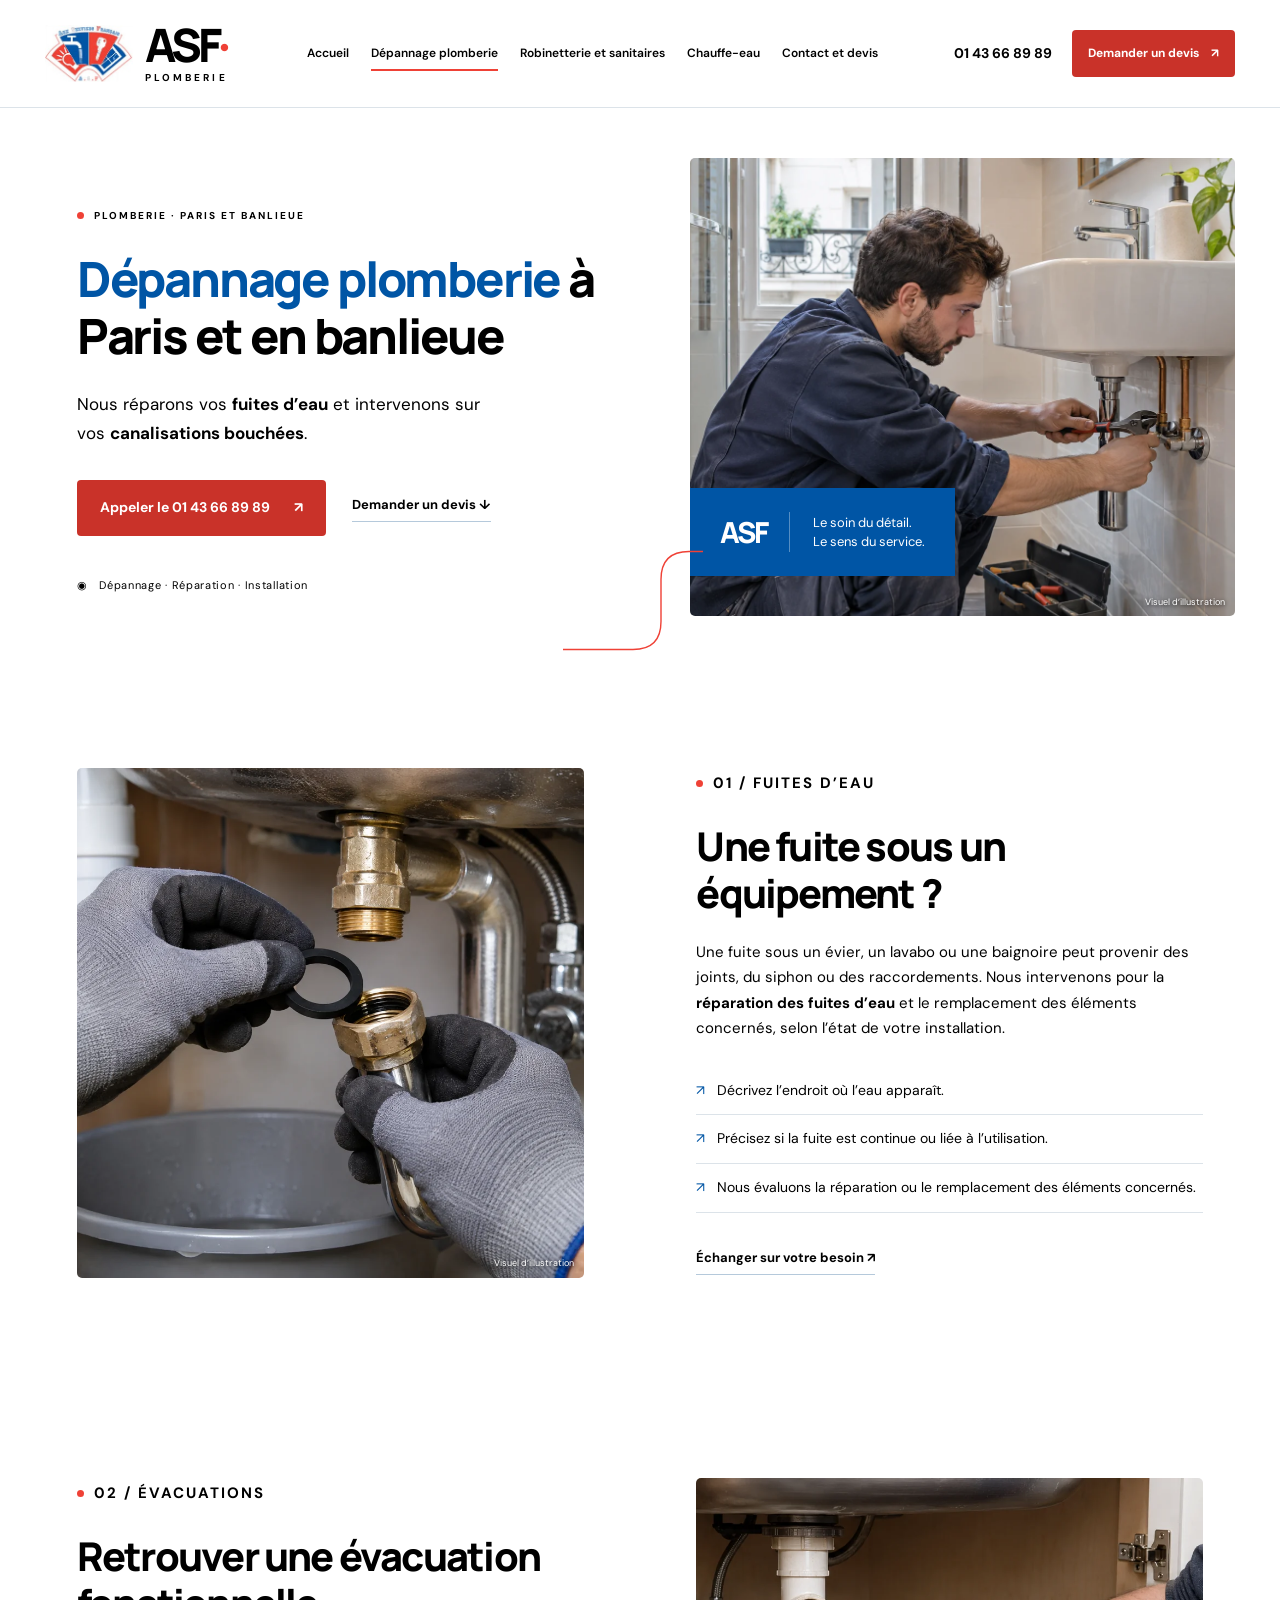
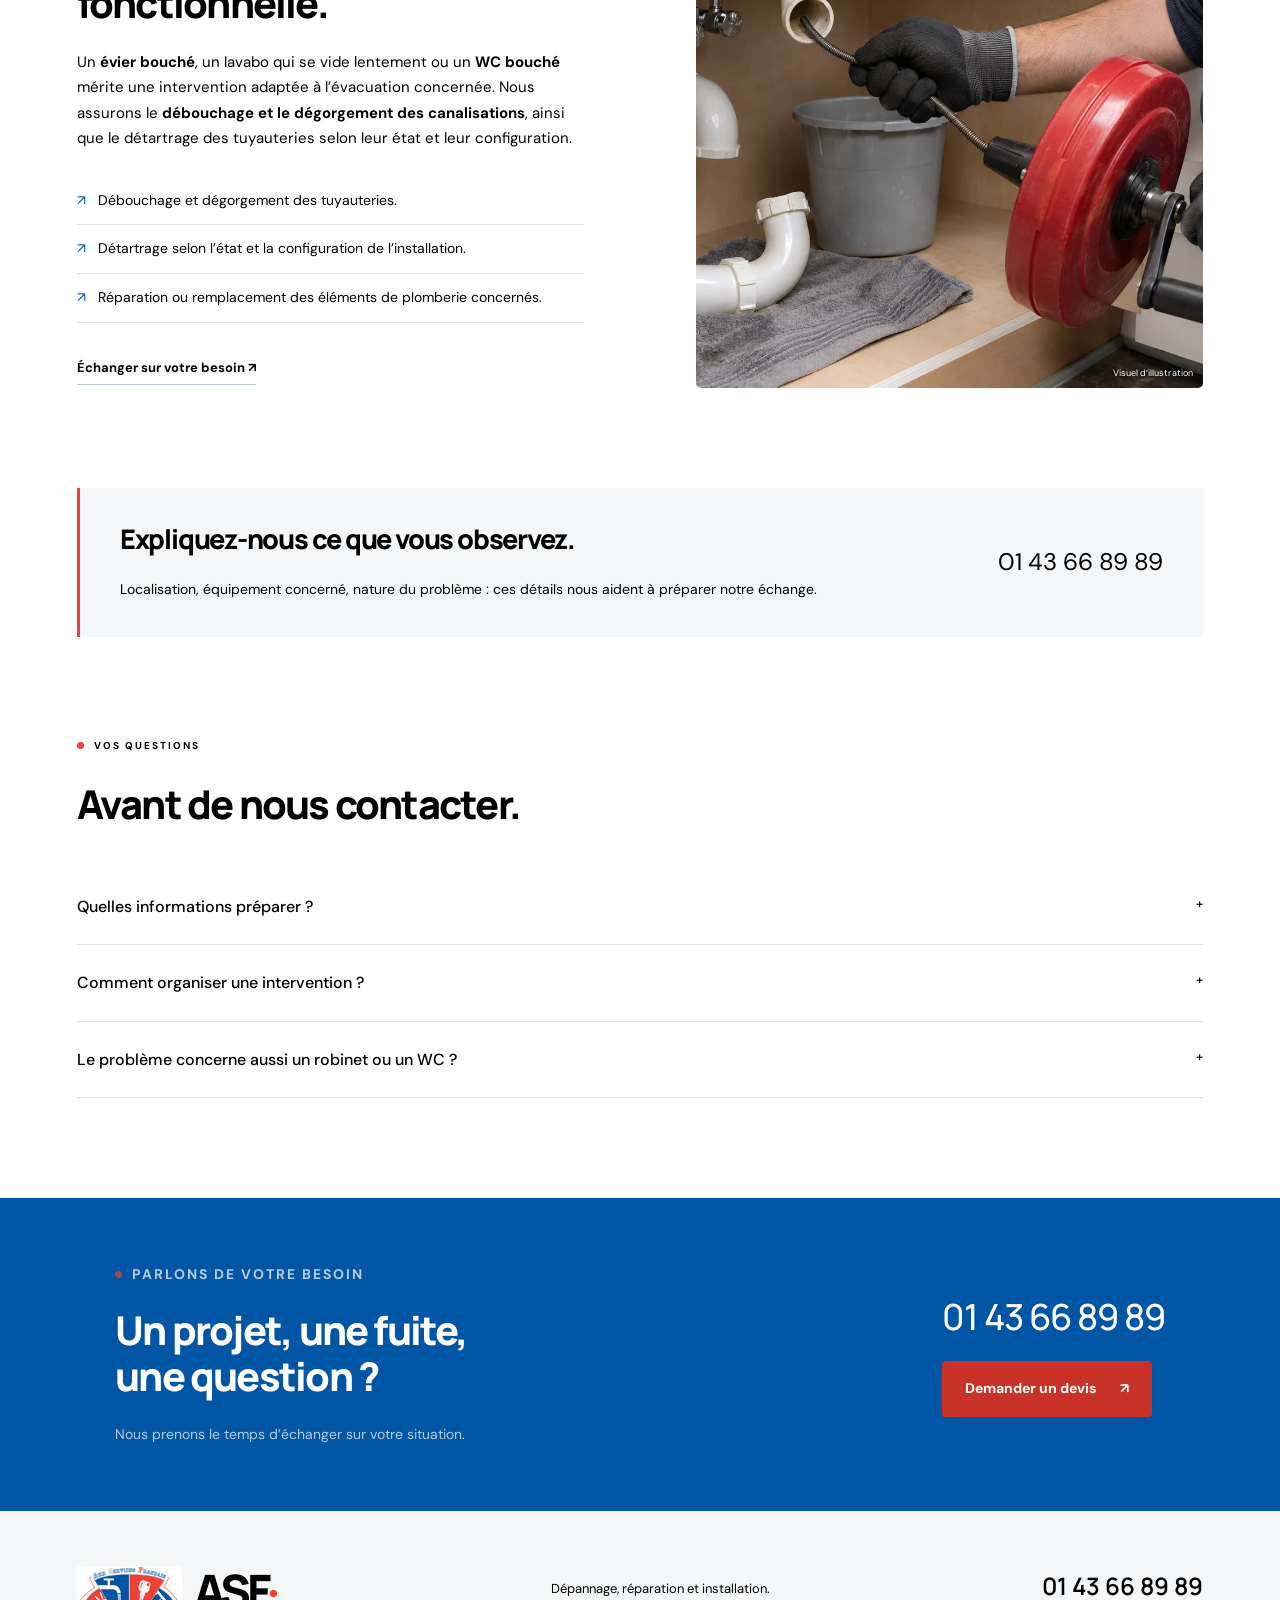
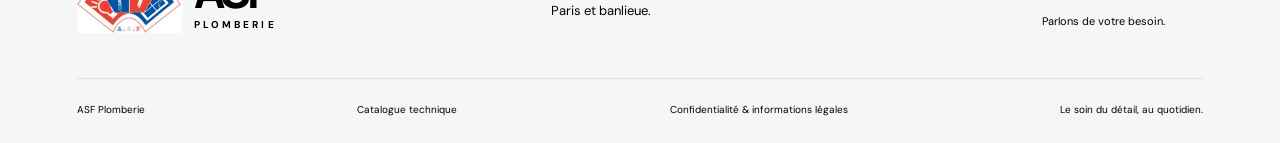
<file: depannage.html>
<!doctype html><html lang="fr"><head><meta charset="utf-8"><meta name="viewport" content="width=device-width,initial-scale=1"><meta name="description" content="Fuite d’eau, évier ou WC bouché : ASF Plomberie intervient à Paris et en banlieue pour le dépannage et les problèmes d’évacuation."><meta name="theme-color" content="#0055A5"><title>Dépannage plomberie à Paris et en banlieue | ASF Plomberie</title><link rel="icon" href="assets/favicon.svg" type="image/svg+xml"><link rel="stylesheet" href="assets/style.css"><script src="assets/app.js" defer></script></head><body><a class="skip-link" href="#contenu">Aller au contenu</a><header id="header"><a href="index.html" class="brand" aria-label="ASF Plomberie — accueil"><img class="original-logo" src="assets/logo-asf.jpg" alt="Aux Services Français" width="183" height="117"><span class="brand-signature"><strong>ASF<span>·</span></strong><span>PLOMBERIE</span></span></a><button class="menu-toggle" aria-expanded="false" aria-controls="main-nav">Menu <span>☰</span></button><nav id="main-nav" aria-label="Navigation principale"><a href="index.html" >Accueil</a><a href="depannage.html" aria-current="page">Dépannage plomberie</a><a href="sanitaires.html" >Robinetterie et sanitaires</a><a href="chauffe-eau.html" >Chauffe-eau</a><a href="contact.html" >Contact et devis</a></nav><div class="header-actions"><a class="header-phone" href="tel:+33143668989">01 43 66 89 89</a><a class="button" href="contact.html">Demander un devis <span>↗</span></a></div></header><main id="contenu"><section class="hero inner-hero"><div class="hero-copy"><p class="eyebrow"><span></span>PLOMBERIE · PARIS ET BANLIEUE</p><h1><span class="h1-accent">Dépannage plomberie</span> à Paris et en banlieue</h1><p>Nous réparons vos <strong>fuites d’eau</strong> et intervenons sur vos <strong>canalisations bouchées</strong>.</p><div class="hero-buttons"><a class="button" href="tel:+33143668989">Appeler le 01 43 66 89 89 <span>↗</span></a><a class="text-link" href="contact.html">Demander un devis ↓</a></div><div class="hero-note"><span class="tiny-mark">◉</span> Dépannage · Réparation · Installation</div></div><div class="hero-image"><img class=" visual-repair" src="assets/repair.webp" alt="Plombier intervenant sur les raccords sous un lavabo — photographie d’illustration" width="1400" height="933" fetchpriority="high"><div class="image-tag"><span>ASF</span> Le soin du détail.<br>Le sens du service.</div><span class="photo-credit">Visuel d’illustration</span></div><svg class="pipe" viewBox="0 0 200 160" aria-hidden="true"><path d="M0 150H100Q140 150 140 110V50Q140 10 180 10H200"/></svg></section><section id="fuites" class="wrap section split "><div class="photo"><img class=" visual-joint" src="assets/joint.webp" alt="Remplacement d’un joint sur un raccord de plomberie — photographie d’illustration" width="1400" height="933" loading="lazy"><span class="image-caption">Visuel d’illustration</span></div><div><p class="eyebrow"><span></span>01 / FUITES D’EAU</p><h2>Une fuite sous un équipement ?</h2><p>Une fuite sous un évier, un lavabo ou une baignoire peut provenir des joints, du siphon ou des raccordements. Nous intervenons pour la <strong>réparation des fuites d’eau</strong> et le remplacement des éléments concernés, selon l’état de votre installation.</p><ul class="clean-list"><li>Décrivez l’endroit où l’eau apparaît.</li><li>Précisez si la fuite est continue ou liée à l’utilisation.</li><li>Nous évaluons la réparation ou le remplacement des éléments concernés.</li></ul><a class="text-link" href="contact.html">Échanger sur votre besoin ↗</a></div></section><section id="evacuation" class="wrap section split reverse"><div class="photo"><img class=" visual-drain" src="assets/drain.webp" alt="Intervention avec un furet manuel sur une évacuation d’évier — photographie d’illustration" width="1400" height="933" loading="lazy"><span class="image-caption">Visuel d’illustration</span></div><div><p class="eyebrow"><span></span>02 / ÉVACUATIONS</p><h2>Retrouver une évacuation fonctionnelle.</h2><p>Un <strong>évier bouché</strong>, un lavabo qui se vide lentement ou un <strong>WC bouché</strong> mérite une intervention adaptée à l’évacuation concernée. Nous assurons le <strong>débouchage et le dégorgement des canalisations</strong>, ainsi que le détartrage des tuyauteries selon leur état et leur configuration.</p><ul class="clean-list"><li>Débouchage et dégorgement des tuyauteries.</li><li>Détartrage selon l’état et la configuration de l’installation.</li><li>Réparation ou remplacement des éléments de plomberie concernés.</li></ul><a class="text-link" href="contact.html">Échanger sur votre besoin ↗</a></div></section><aside class="callout wrap"><div><h2>Expliquez-nous ce que vous observez.</h2><p>Localisation, équipement concerné, nature du problème : ces détails nous aident à préparer notre échange.</p></div><a href="tel:+33143668989">01 43 66 89 89</a></aside><section class="wrap section"><div class="section-heading"><p class="eyebrow"><span></span>VOS QUESTIONS</p><h2>Avant de nous contacter.</h2></div><div class="faq"><details><summary>Quelles informations préparer ?<span>+</span></summary><p>Indiquez votre localisation, l’équipement concerné, les signes observés et depuis quand le problème se manifeste.</p></details><details><summary>Comment organiser une intervention ?<span>+</span></summary><p>Appelez-nous pour décrire votre besoin. Nous échangeons sur la situation et organisons la suite selon les disponibilités, sans délai garanti.</p></details><details><summary>Le problème concerne aussi un robinet ou un WC ?<span>+</span></summary><p>Nous intervenons également sur la robinetterie et les sanitaires. Consultez la page dédiée pour les équipements concernés. <a href="sanitaires.html">Voir la robinetterie et les sanitaires.</a></p></details></div></section><section class="cta"><div><p class="eyebrow"><span></span>PARLONS DE VOTRE BESOIN</p><h2>Un projet, une fuite,<br>une question ?</h2><p>Nous prenons le temps d’échanger sur votre situation.</p></div><div class="cta-actions"><a href="tel:+33143668989">01 43 66 89 89</a><a class="button" href="contact.html">Demander un devis <span>↗</span></a></div></section></main><footer><div class="footer-main wrap"><a href="index.html" class="brand"><img class="original-logo" src="assets/logo-asf.jpg" alt="Aux Services Français" width="183" height="117"><span class="brand-signature"><strong>ASF<span>·</span></strong><span>PLOMBERIE</span></span></a><p>Dépannage, réparation et installation.<br>Paris et banlieue.</p><div><a href="tel:+33143668989">01 43 66 89 89</a><small>Parlons de votre besoin.</small></div></div><div class="footer-bottom wrap"><span>ASF Plomberie</span><a href="contact.html#catalogue">Catalogue technique</a><a href="contact.html#confidentialite">Confidentialité & informations légales</a><span>Le soin du détail, au quotidien.</span></div></footer><div class="mobile-bar"><a href="tel:+33143668989">Appeler ↗</a><a href="contact.html">Demander un devis ↗</a></div></body></html>
</file>
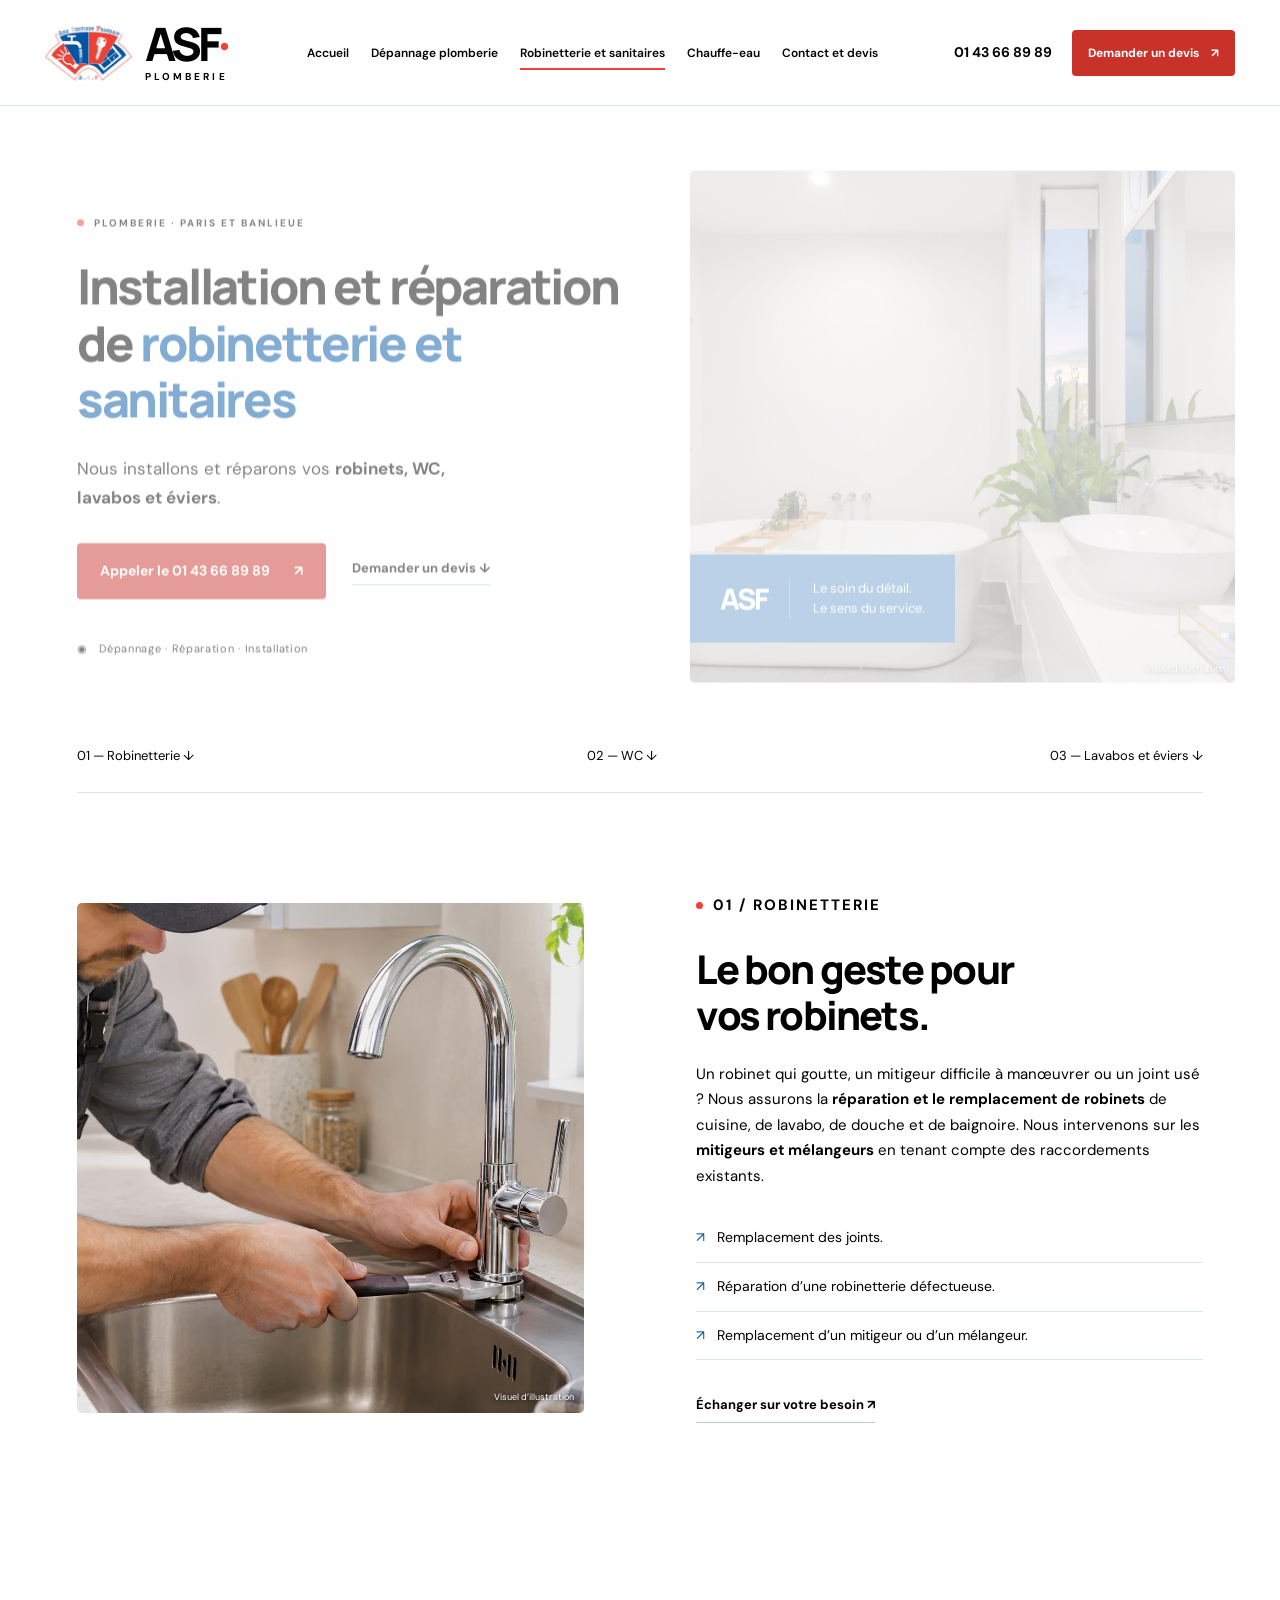
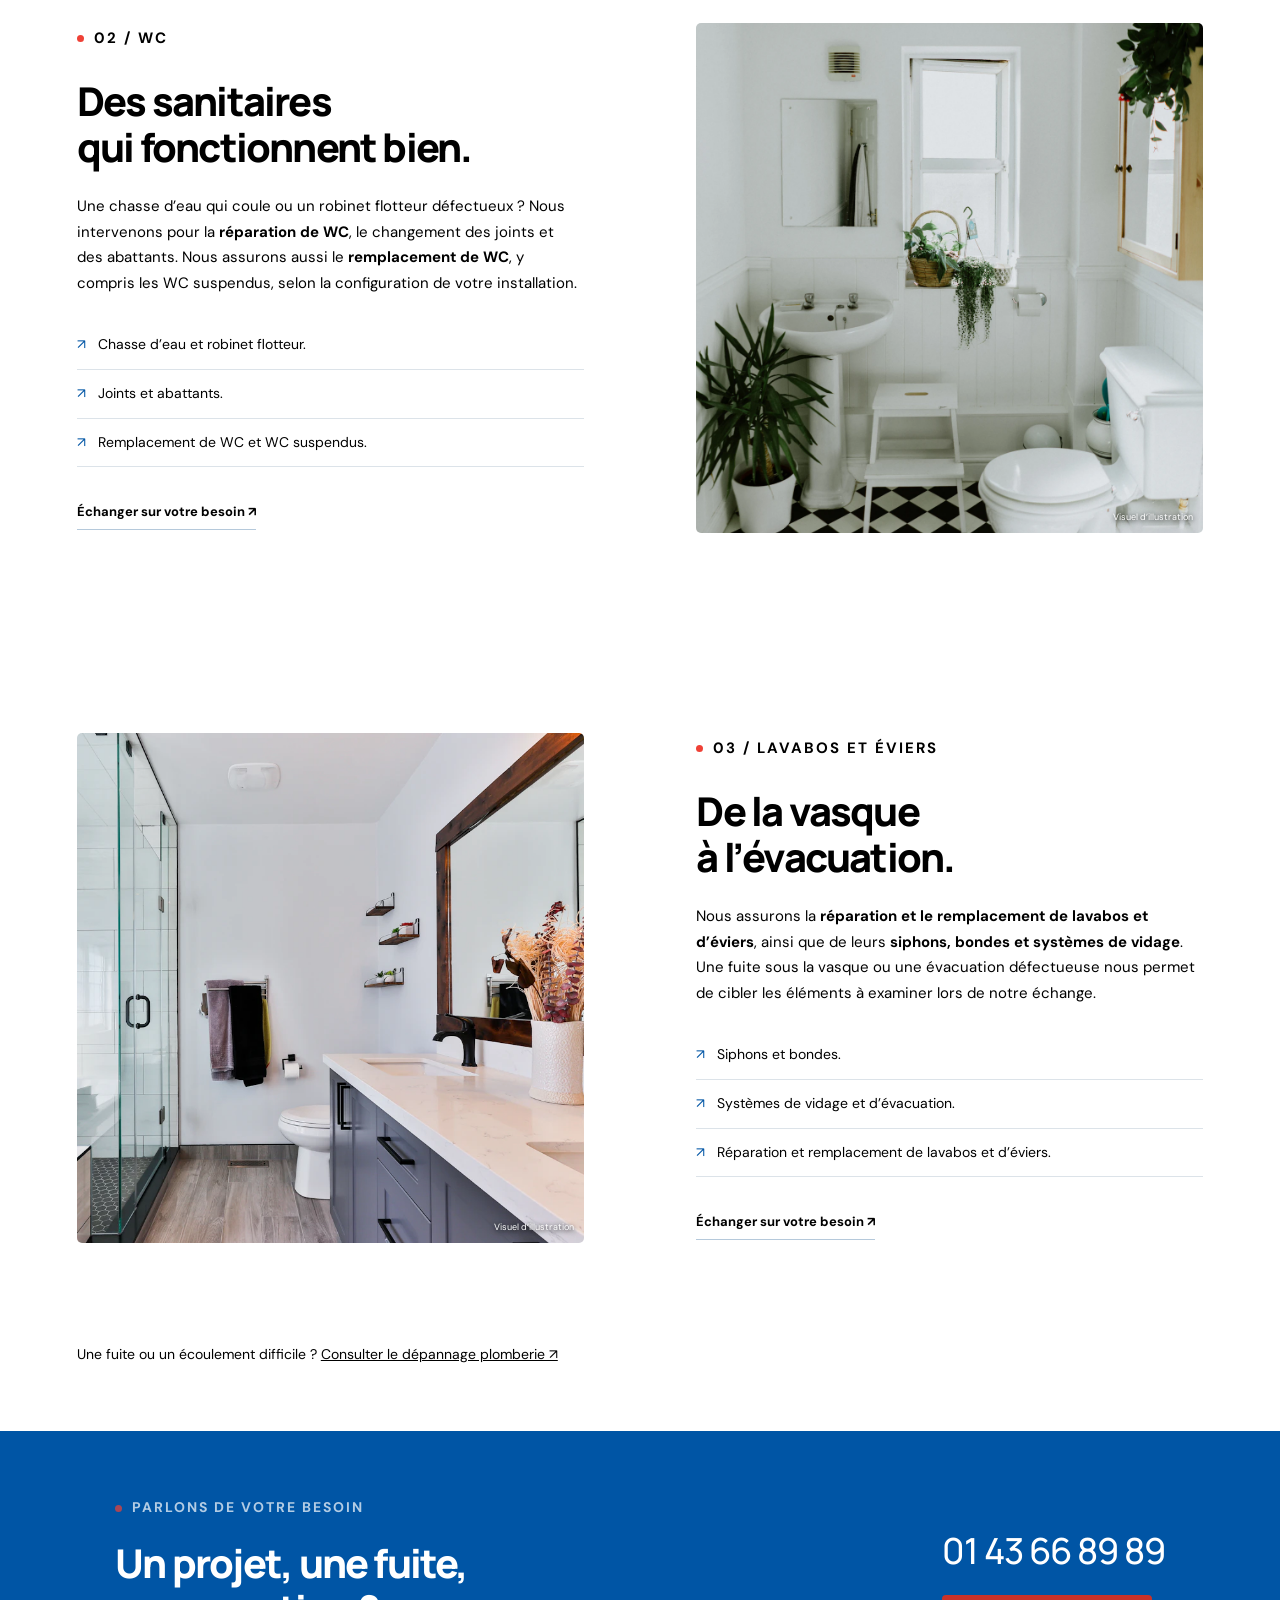
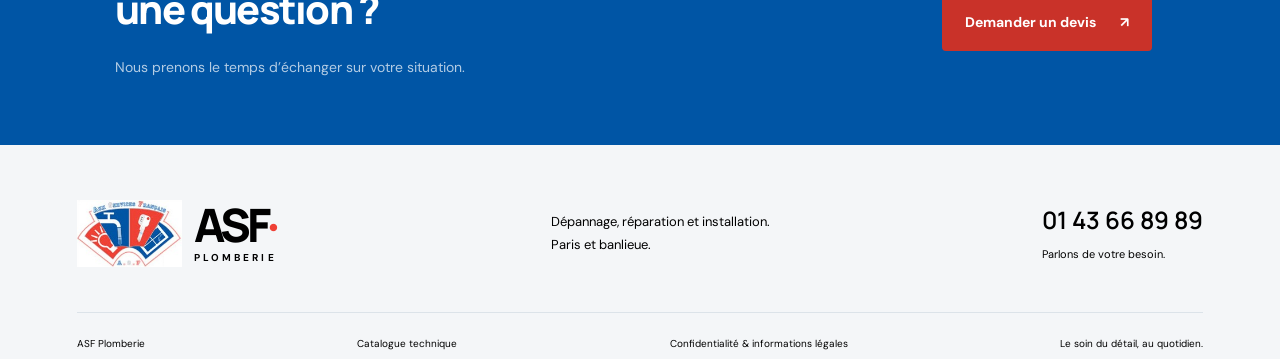
<file: lavabo.html>
<!doctype html><html lang="fr"><head><meta charset="utf-8"><meta name="viewport" content="width=device-width,initial-scale=1"><meta name="robots" content="noindex"><meta http-equiv="refresh" content="0;url=sanitaires.html#lavabos"><title>ASF Plomberie — page déplacée</title></head><body><p>Cette page a été déplacée. <a href="sanitaires.html#lavabos">Accéder à la nouvelle page</a>.</p></body></html>
</file>
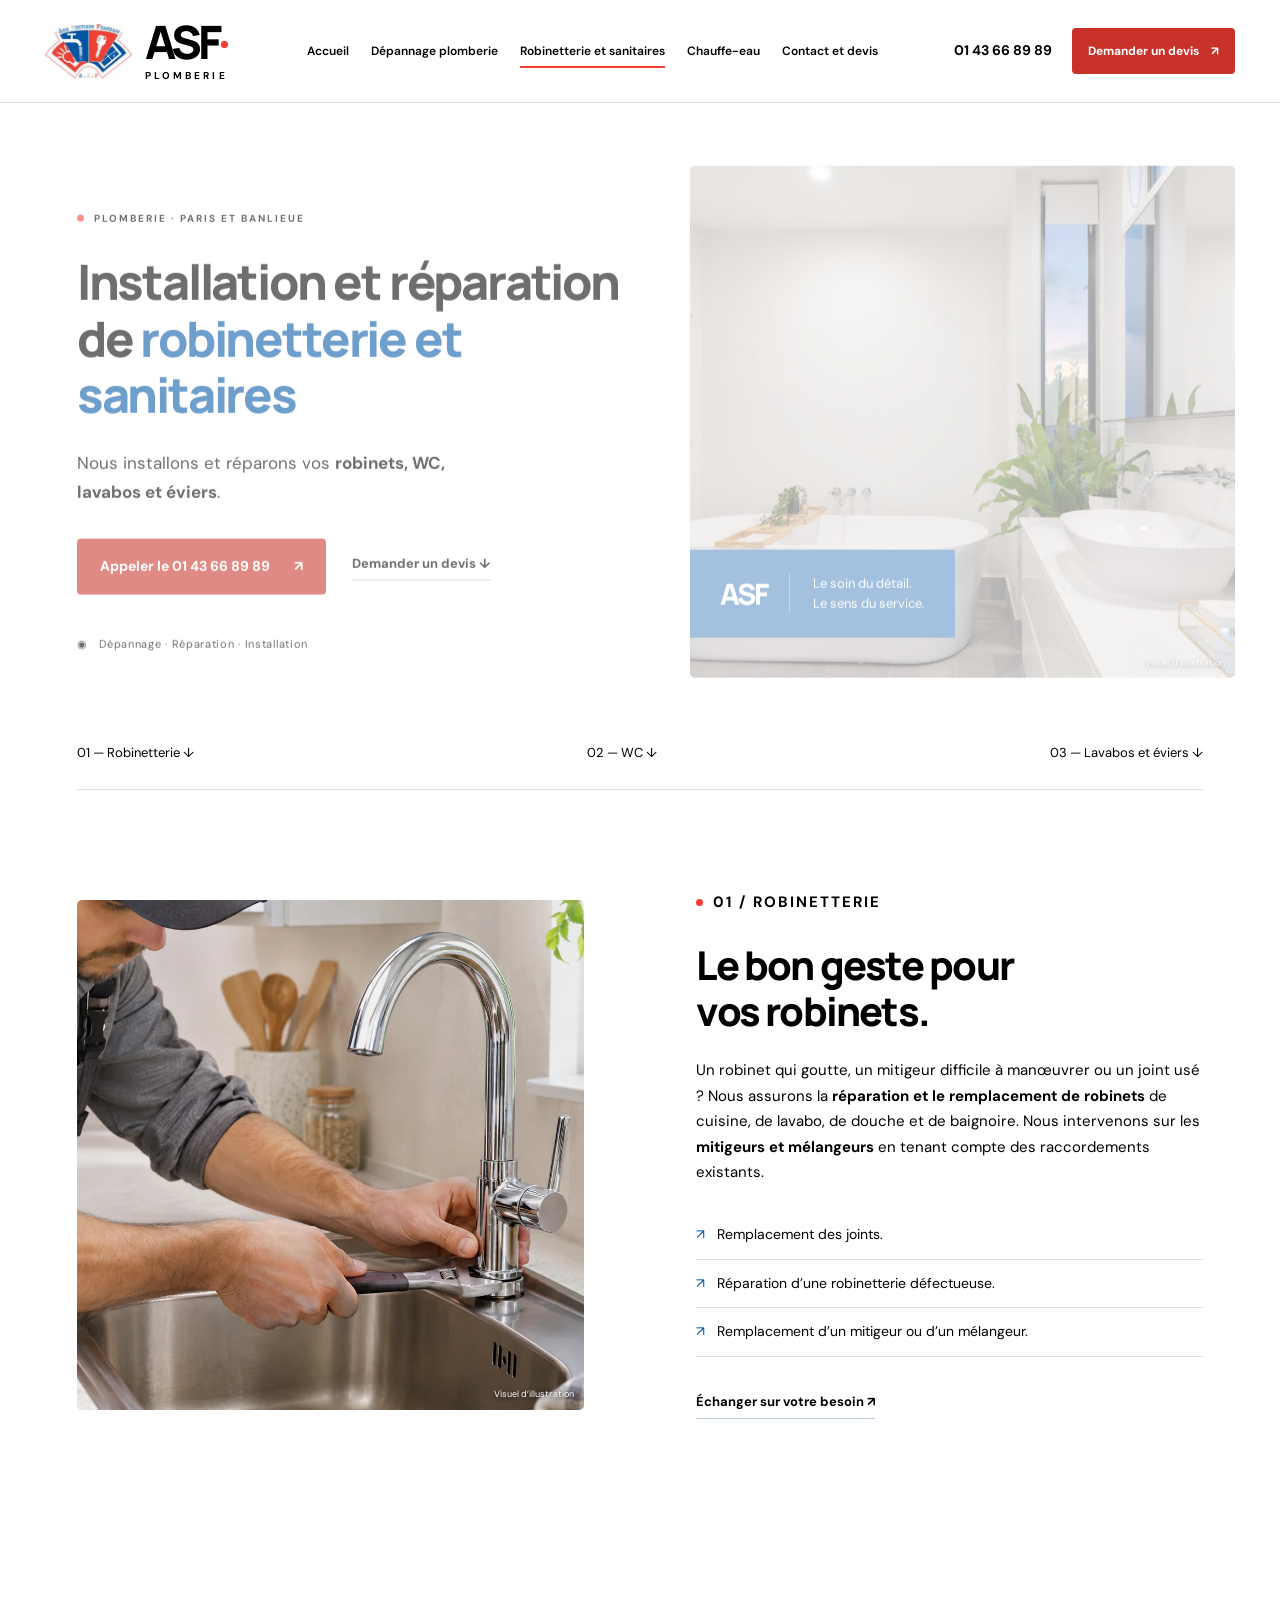
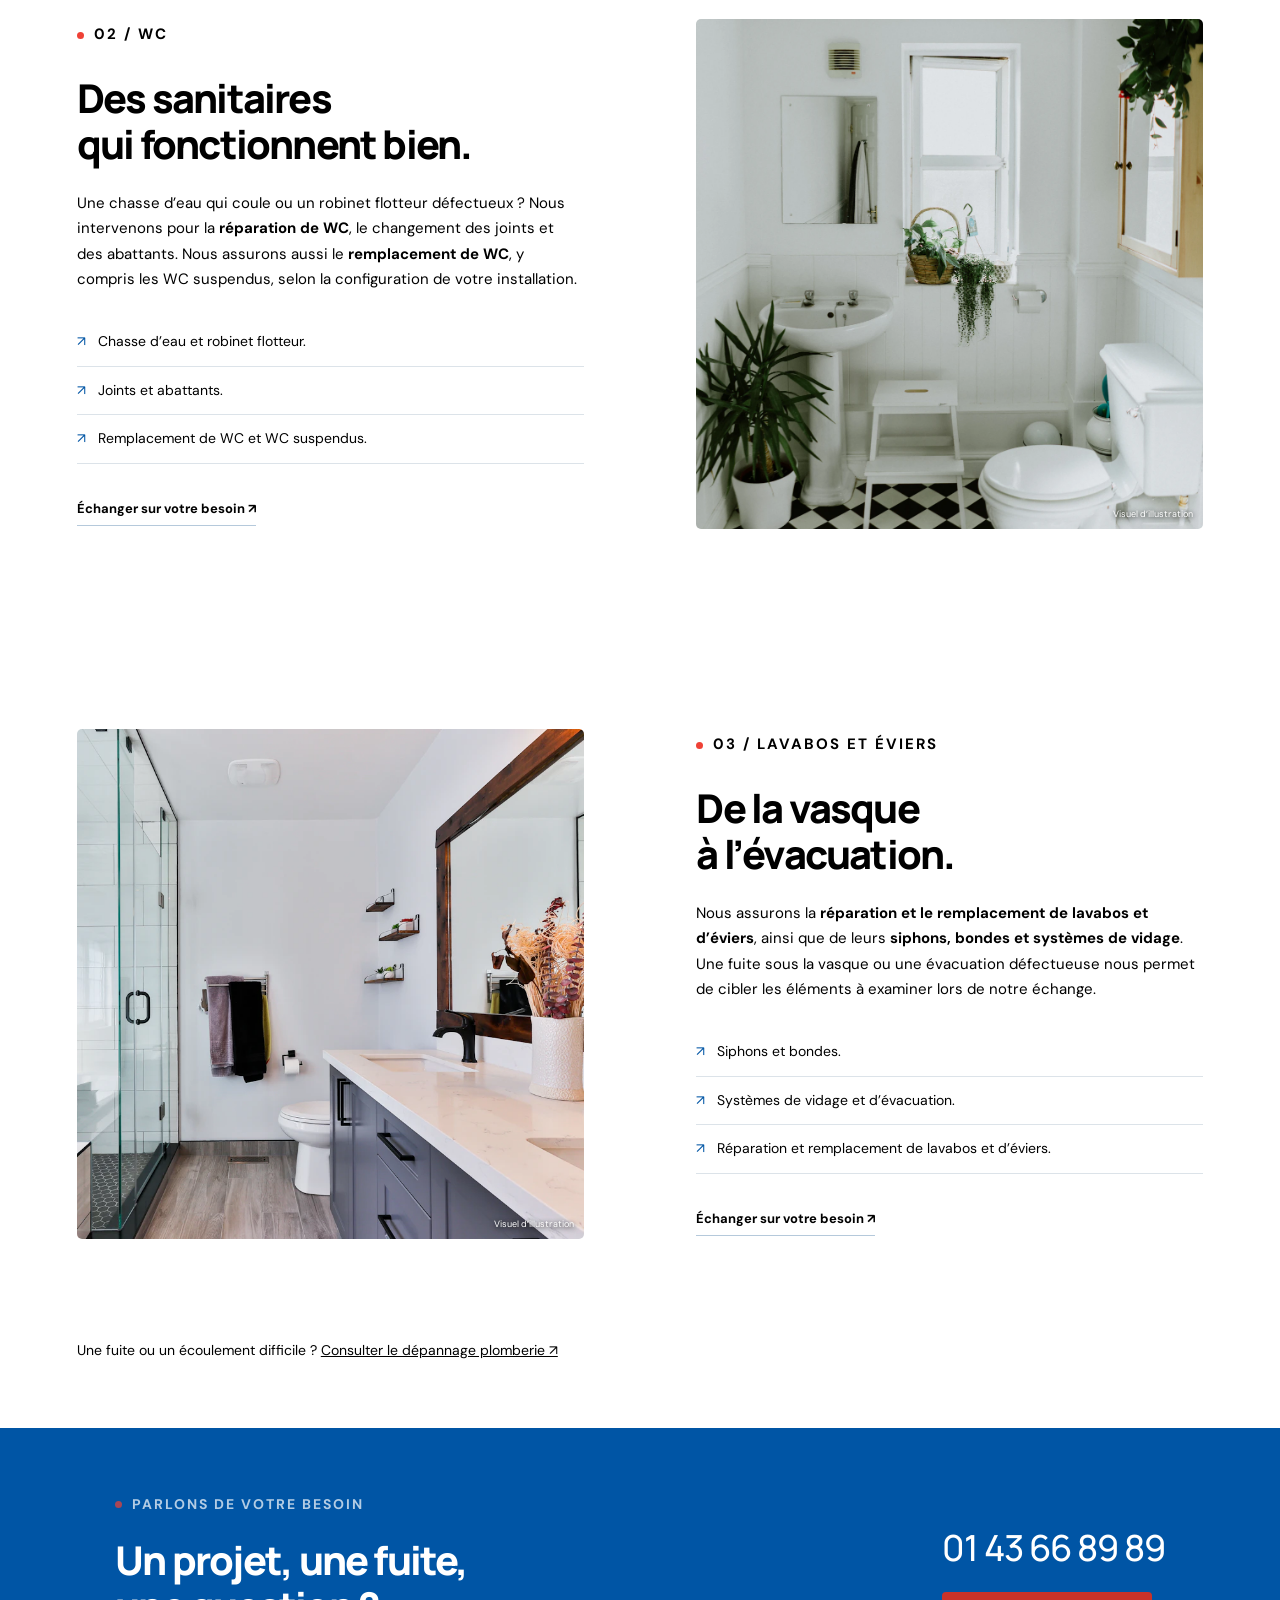
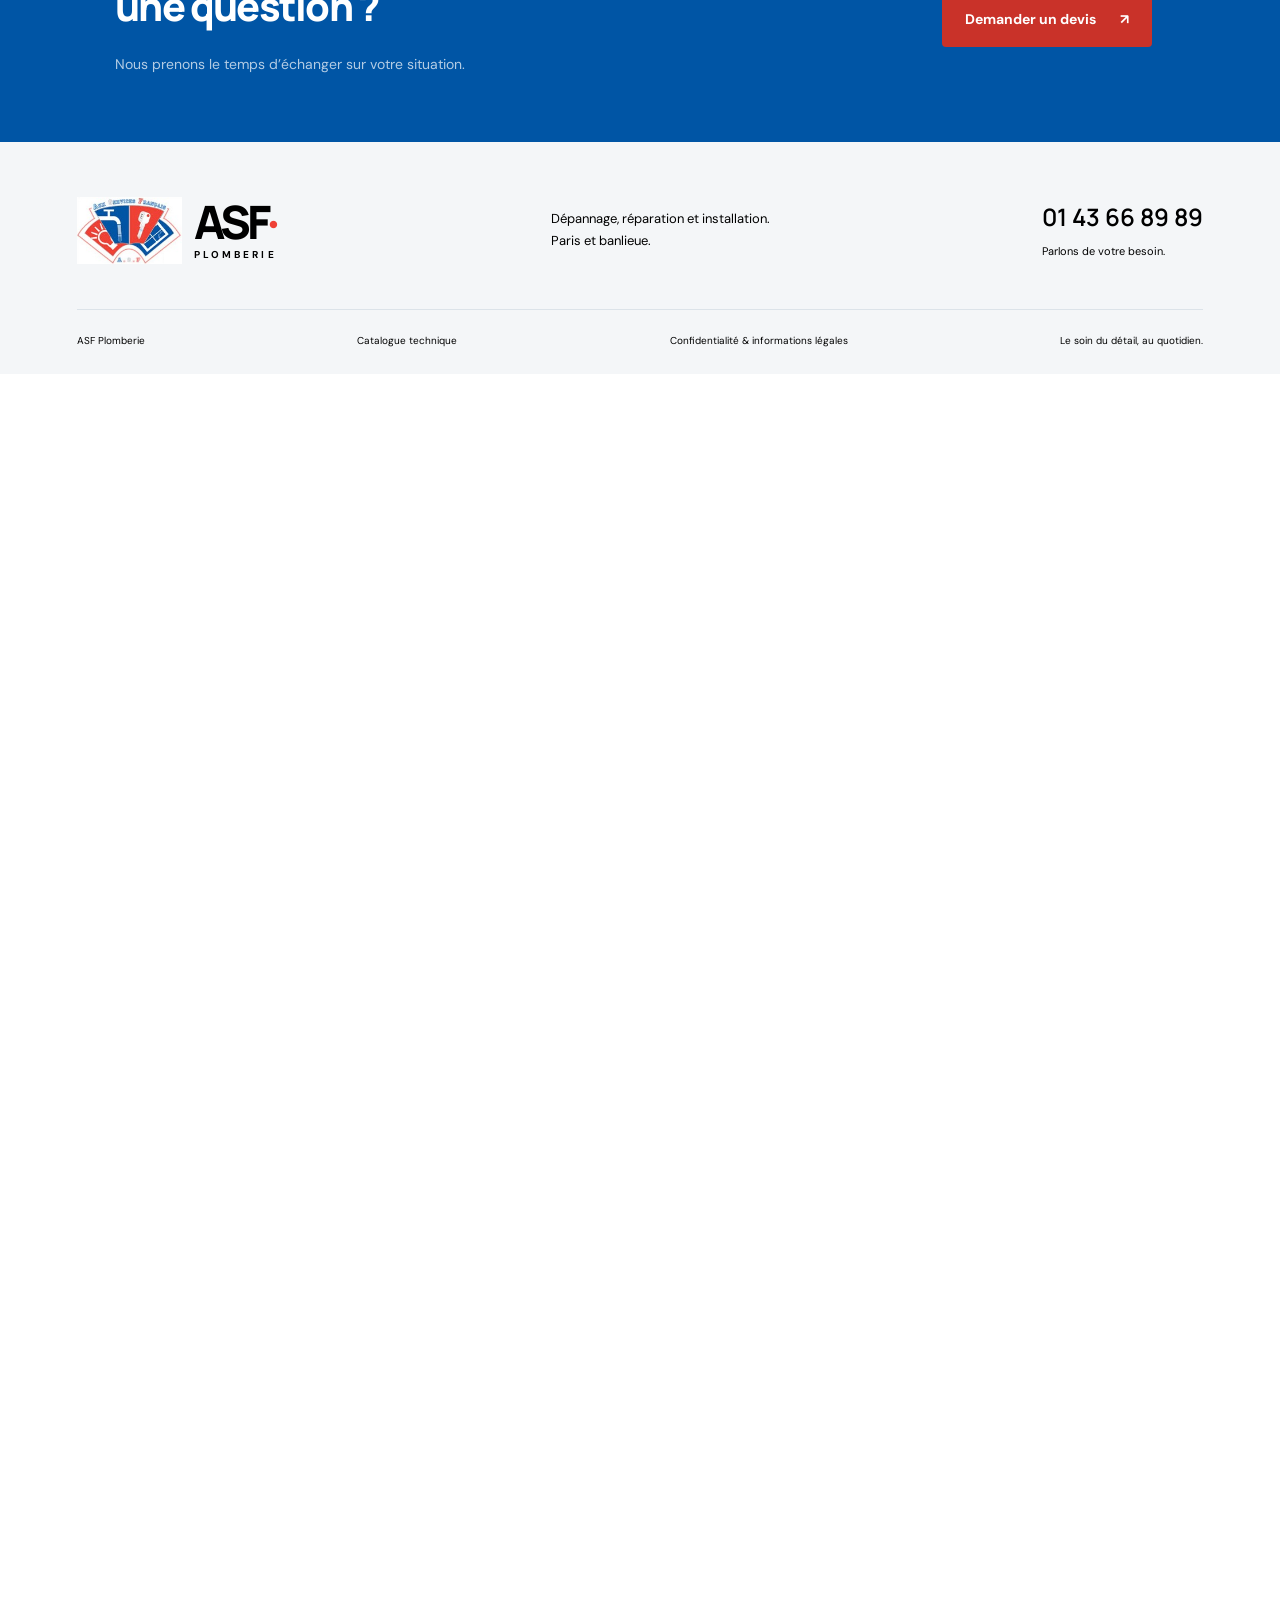
<file: robinetterie.html>
<!doctype html><html lang="fr"><head><meta charset="utf-8"><meta name="viewport" content="width=device-width,initial-scale=1"><meta name="robots" content="noindex"><meta http-equiv="refresh" content="0;url=sanitaires.html"><title>ASF Plomberie — page déplacée</title></head><body><p>Cette page a été déplacée. <a href="sanitaires.html">Accéder à la nouvelle page</a>.</p></body></html>
</file>
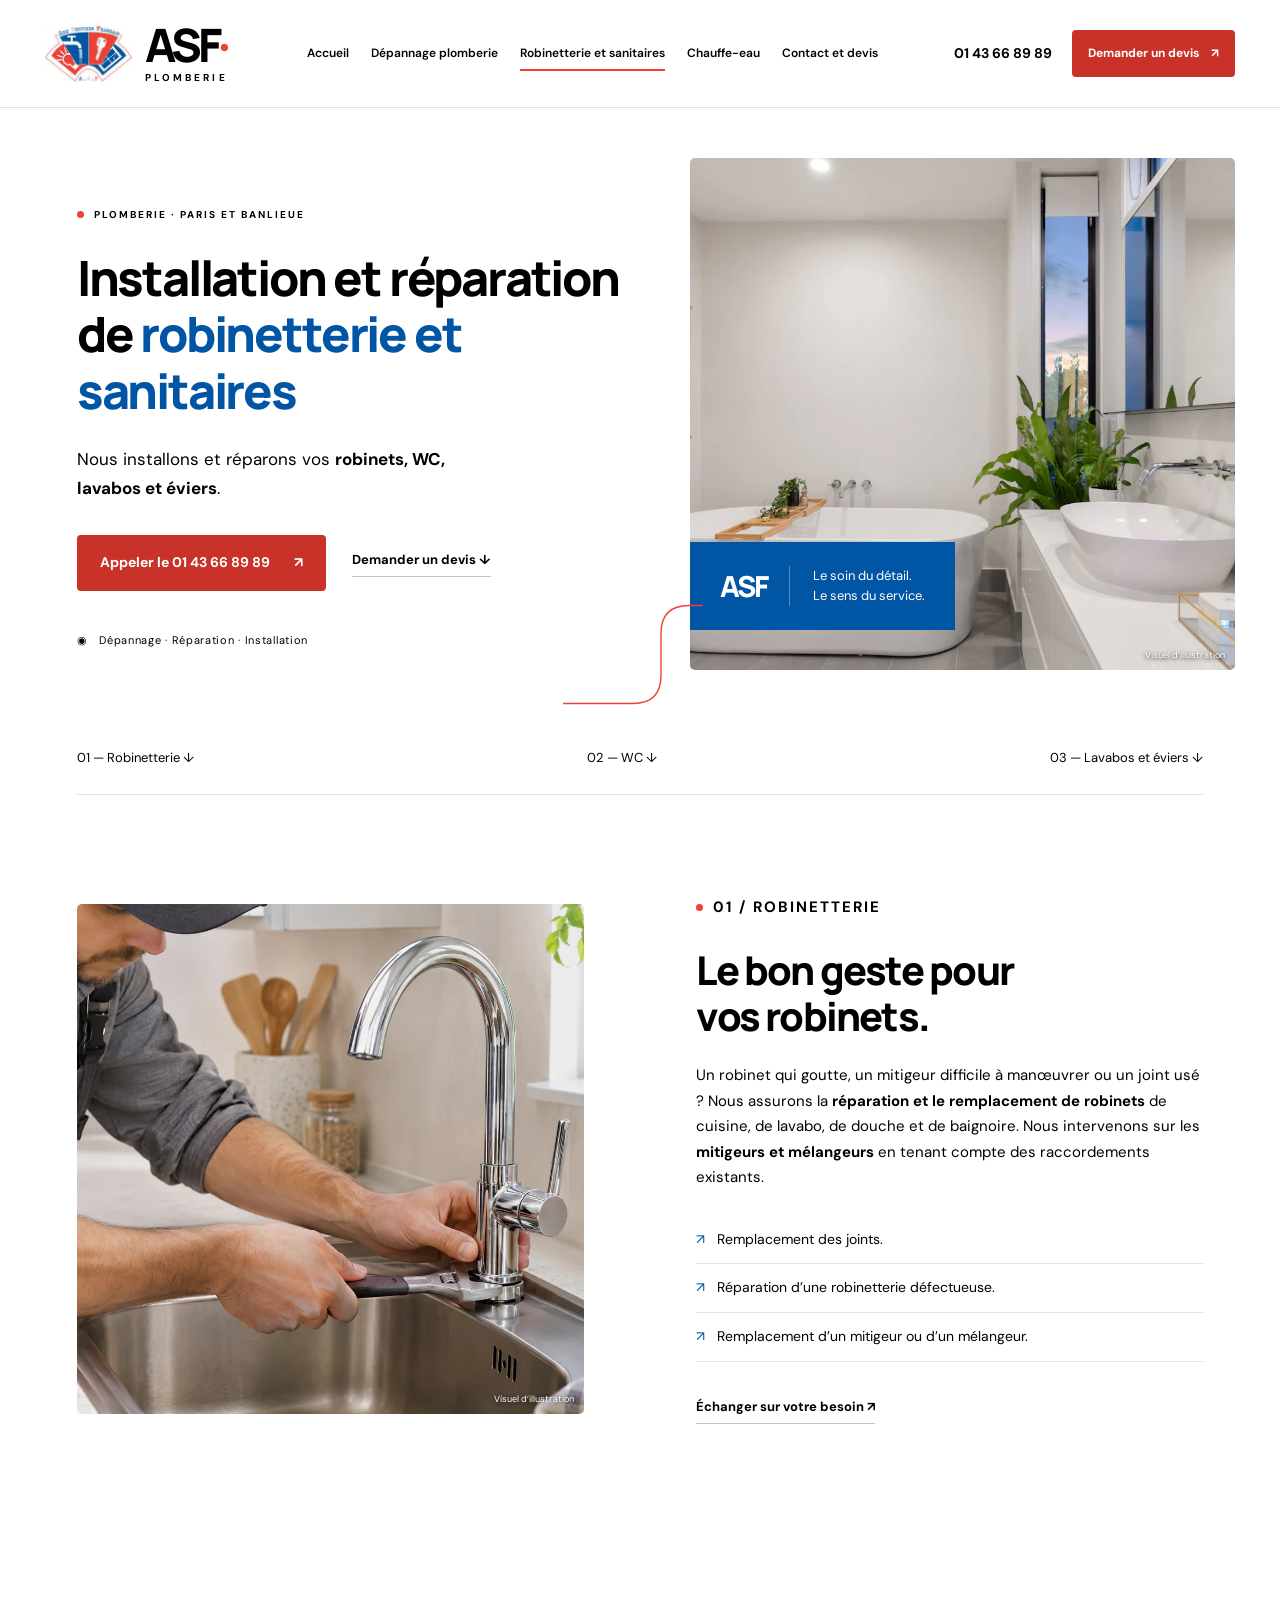
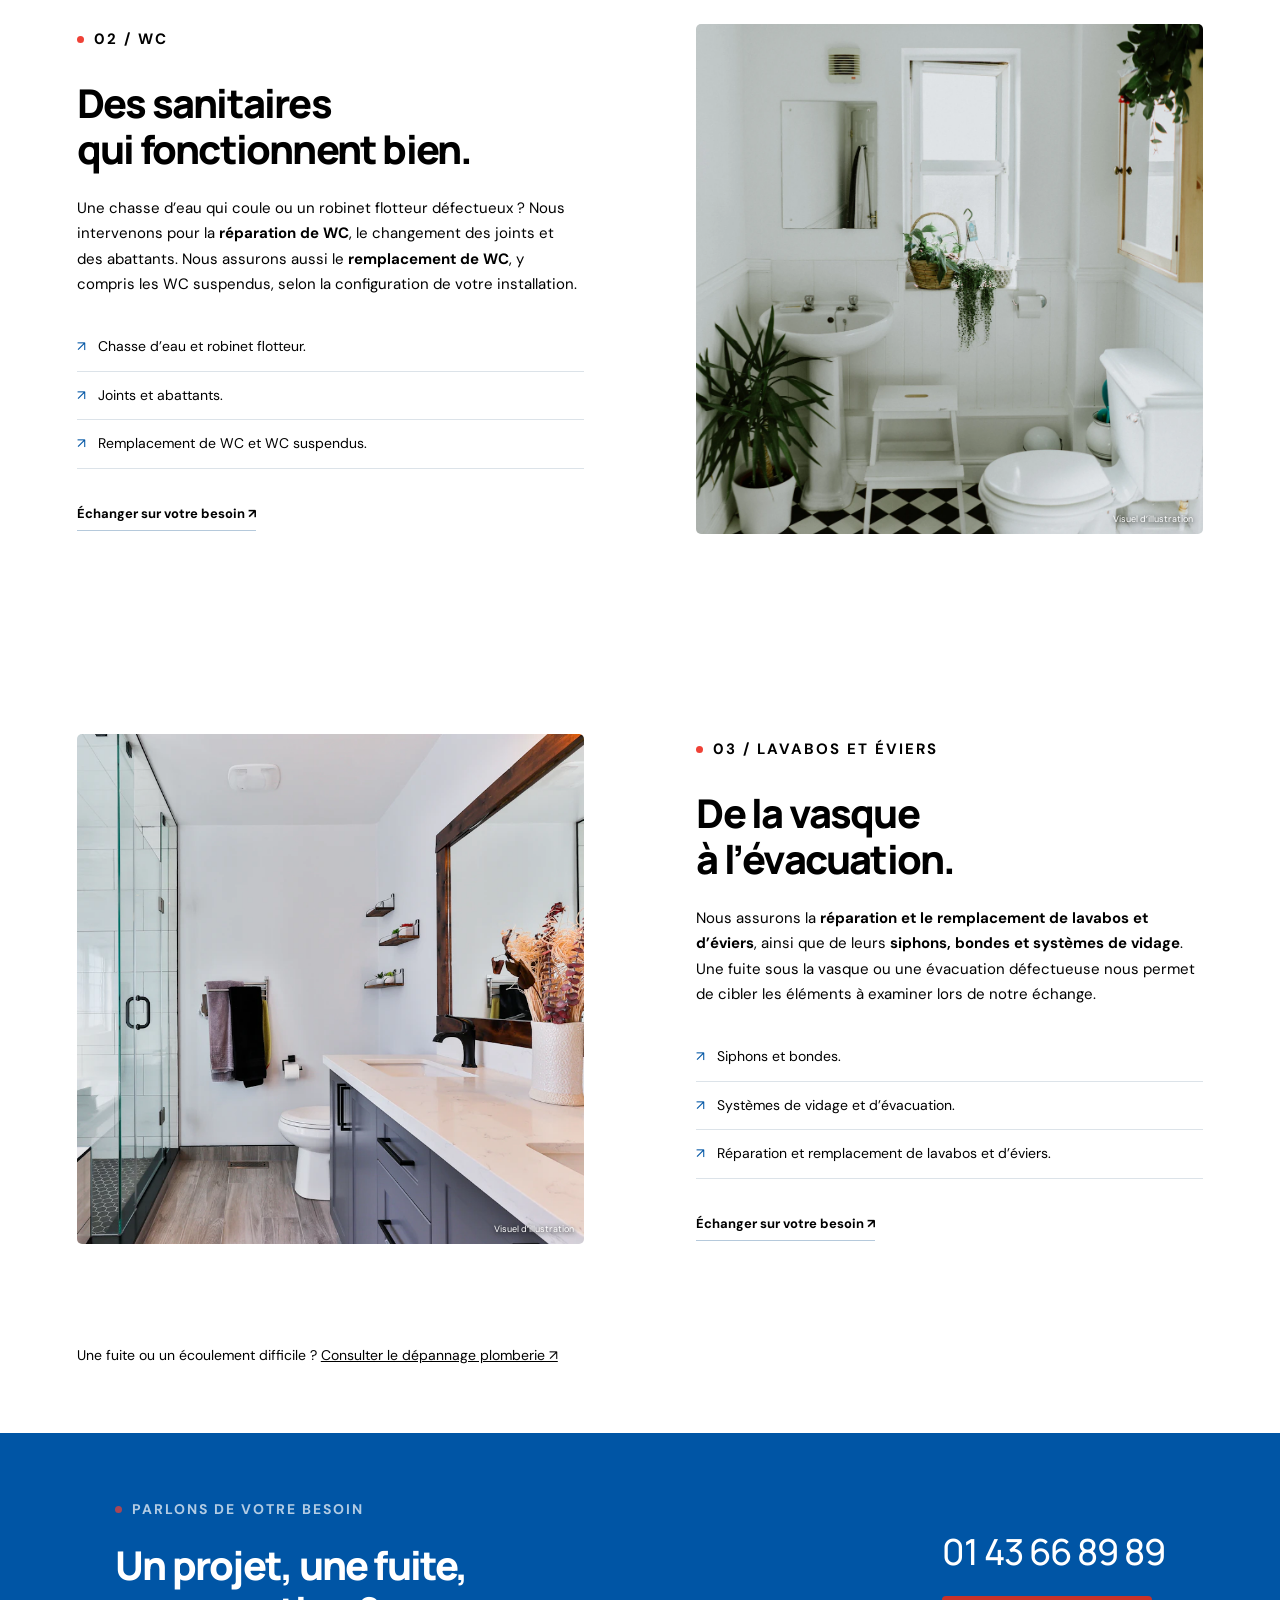
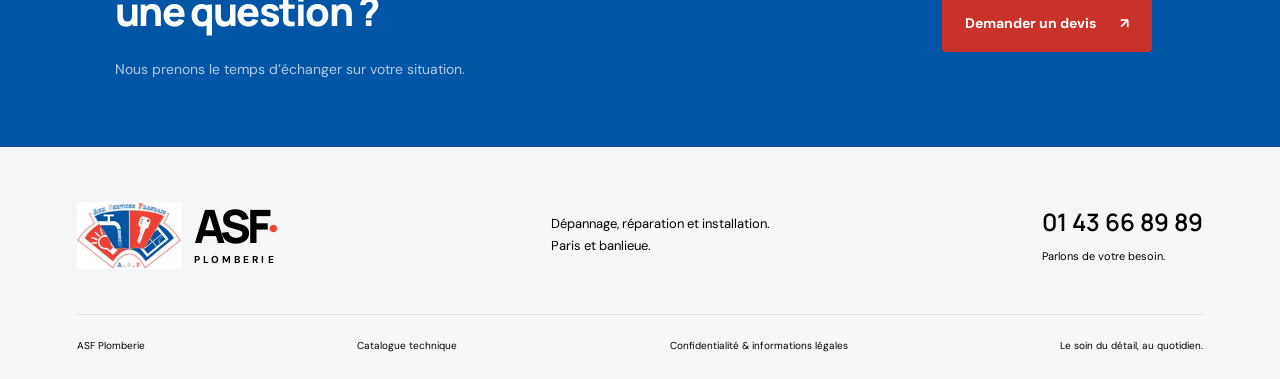
<file: sanitaires.html>
<!doctype html><html lang="fr"><head><meta charset="utf-8"><meta name="viewport" content="width=device-width,initial-scale=1"><meta name="description" content="Réparation et remplacement de mitigeurs, robinets, WC, lavabos et éviers à Paris et en banlieue. Découvrez les prestations ASF Plomberie."><meta name="theme-color" content="#0055A5"><title>Installation et réparation de robinetterie et sanitaires | ASF Plomberie</title><link rel="icon" href="assets/favicon.svg" type="image/svg+xml"><link rel="stylesheet" href="assets/style.css"><script src="assets/app.js" defer></script></head><body><a class="skip-link" href="#contenu">Aller au contenu</a><header id="header"><a href="index.html" class="brand" aria-label="ASF Plomberie — accueil"><img class="original-logo" src="assets/logo-asf.jpg" alt="Aux Services Français" width="183" height="117"><span class="brand-signature"><strong>ASF<span>·</span></strong><span>PLOMBERIE</span></span></a><button class="menu-toggle" aria-expanded="false" aria-controls="main-nav">Menu <span>☰</span></button><nav id="main-nav" aria-label="Navigation principale"><a href="index.html" >Accueil</a><a href="depannage.html" >Dépannage plomberie</a><a href="sanitaires.html" aria-current="page">Robinetterie et sanitaires</a><a href="chauffe-eau.html" >Chauffe-eau</a><a href="contact.html" >Contact et devis</a></nav><div class="header-actions"><a class="header-phone" href="tel:+33143668989">01 43 66 89 89</a><a class="button" href="contact.html">Demander un devis <span>↗</span></a></div></header><main id="contenu"><section class="hero inner-hero"><div class="hero-copy"><p class="eyebrow"><span></span>PLOMBERIE · PARIS ET BANLIEUE</p><h1>Installation et réparation de <span class="h1-accent">robinetterie et sanitaires</span></h1><p>Nous installons et réparons vos <strong>robinets, WC, lavabos et éviers</strong>.</p><div class="hero-buttons"><a class="button" href="tel:+33143668989">Appeler le 01 43 66 89 89 <span>↗</span></a><a class="text-link" href="contact.html">Demander un devis ↓</a></div><div class="hero-note"><span class="tiny-mark">◉</span> Dépannage · Réparation · Installation</div></div><div class="hero-image"><img class=" visual-hero" src="assets/hero.webp" alt="Salle de bains lumineuse avec robinetterie et vasque — photographie d’illustration" width="1200" height="801" fetchpriority="high"><div class="image-tag"><span>ASF</span> Le soin du détail.<br>Le sens du service.</div><span class="photo-credit">Visuel d’illustration</span></div><svg class="pipe" viewBox="0 0 200 160" aria-hidden="true"><path d="M0 150H100Q140 150 140 110V50Q140 10 180 10H200"/></svg></section><nav class="anchor-nav wrap" aria-label="Sur cette page"><a href="#robinetterie">01 — Robinetterie ↓</a><a href="#wc">02 — WC ↓</a><a href="#lavabos">03 — Lavabos et éviers ↓</a></nav><section id="robinetterie" class="wrap section split "><div class="photo"><img class=" visual-mixer" src="assets/mixer.webp" alt="Installation d’un mitigeur de cuisine sur un évier — photographie d’illustration" width="1400" height="933" loading="lazy"><span class="image-caption">Visuel d’illustration</span></div><div><p class="eyebrow"><span></span>01 / ROBINETTERIE</p><h2>Le bon geste pour<br>vos robinets.</h2><p>Un robinet qui goutte, un mitigeur difficile à manœuvrer ou un joint usé ? Nous assurons la <strong>réparation et le remplacement de robinets</strong> de cuisine, de lavabo, de douche et de baignoire. Nous intervenons sur les <strong>mitigeurs et mélangeurs</strong> en tenant compte des raccordements existants.</p><ul class="clean-list"><li>Remplacement des joints.</li><li>Réparation d’une robinetterie défectueuse.</li><li>Remplacement d’un mitigeur ou d’un mélangeur.</li></ul><a class="text-link" href="contact.html">Échanger sur votre besoin ↗</a></div></section><section id="wc" class="wrap section split reverse"><div class="photo"><img class=" visual-bath" src="assets/bath.webp" alt="WC et lavabo dans une salle de bains — photographie d’illustration" width="1200" height="1799" loading="lazy"><span class="image-caption">Visuel d’illustration</span></div><div><p class="eyebrow"><span></span>02 / WC</p><h2>Des sanitaires<br>qui fonctionnent bien.</h2><p>Une chasse d’eau qui coule ou un robinet flotteur défectueux ? Nous intervenons pour la <strong>réparation de WC</strong>, le changement des joints et des abattants. Nous assurons aussi le <strong>remplacement de WC</strong>, y compris les WC suspendus, selon la configuration de votre installation.</p><ul class="clean-list"><li>Chasse d’eau et robinet flotteur.</li><li>Joints et abattants.</li><li>Remplacement de WC et WC suspendus.</li></ul><a class="text-link" href="contact.html">Échanger sur votre besoin ↗</a></div></section><section id="lavabos" class="wrap section split "><div class="photo"><img class=" visual-tap" src="assets/tap.webp" alt="Salle de bains avec lavabo et robinetterie — photographie d’illustration" width="1200" height="800" loading="lazy"><span class="image-caption">Visuel d’illustration</span></div><div><p class="eyebrow"><span></span>03 / LAVABOS ET ÉVIERS</p><h2>De la vasque<br>à l’évacuation.</h2><p>Nous assurons la <strong>réparation et le remplacement de lavabos et d’éviers</strong>, ainsi que de leurs <strong>siphons, bondes et systèmes de vidage</strong>. Une fuite sous la vasque ou une évacuation défectueuse nous permet de cibler les éléments à examiner lors de notre échange.</p><ul class="clean-list"><li>Siphons et bondes.</li><li>Systèmes de vidage et d’évacuation.</li><li>Réparation et remplacement de lavabos et d’éviers.</li></ul><a class="text-link" href="contact.html">Échanger sur votre besoin ↗</a></div></section><div class="wrap related">Une fuite ou un écoulement difficile ? <a href="depannage.html">Consulter le dépannage plomberie ↗</a></div><section class="cta"><div><p class="eyebrow"><span></span>PARLONS DE VOTRE BESOIN</p><h2>Un projet, une fuite,<br>une question ?</h2><p>Nous prenons le temps d’échanger sur votre situation.</p></div><div class="cta-actions"><a href="tel:+33143668989">01 43 66 89 89</a><a class="button" href="contact.html">Demander un devis <span>↗</span></a></div></section></main><footer><div class="footer-main wrap"><a href="index.html" class="brand"><img class="original-logo" src="assets/logo-asf.jpg" alt="Aux Services Français" width="183" height="117"><span class="brand-signature"><strong>ASF<span>·</span></strong><span>PLOMBERIE</span></span></a><p>Dépannage, réparation et installation.<br>Paris et banlieue.</p><div><a href="tel:+33143668989">01 43 66 89 89</a><small>Parlons de votre besoin.</small></div></div><div class="footer-bottom wrap"><span>ASF Plomberie</span><a href="contact.html#catalogue">Catalogue technique</a><a href="contact.html#confidentialite">Confidentialité & informations légales</a><span>Le soin du détail, au quotidien.</span></div></footer><div class="mobile-bar"><a href="tel:+33143668989">Appeler ↗</a><a href="contact.html">Demander un devis ↗</a></div></body></html>
</file>
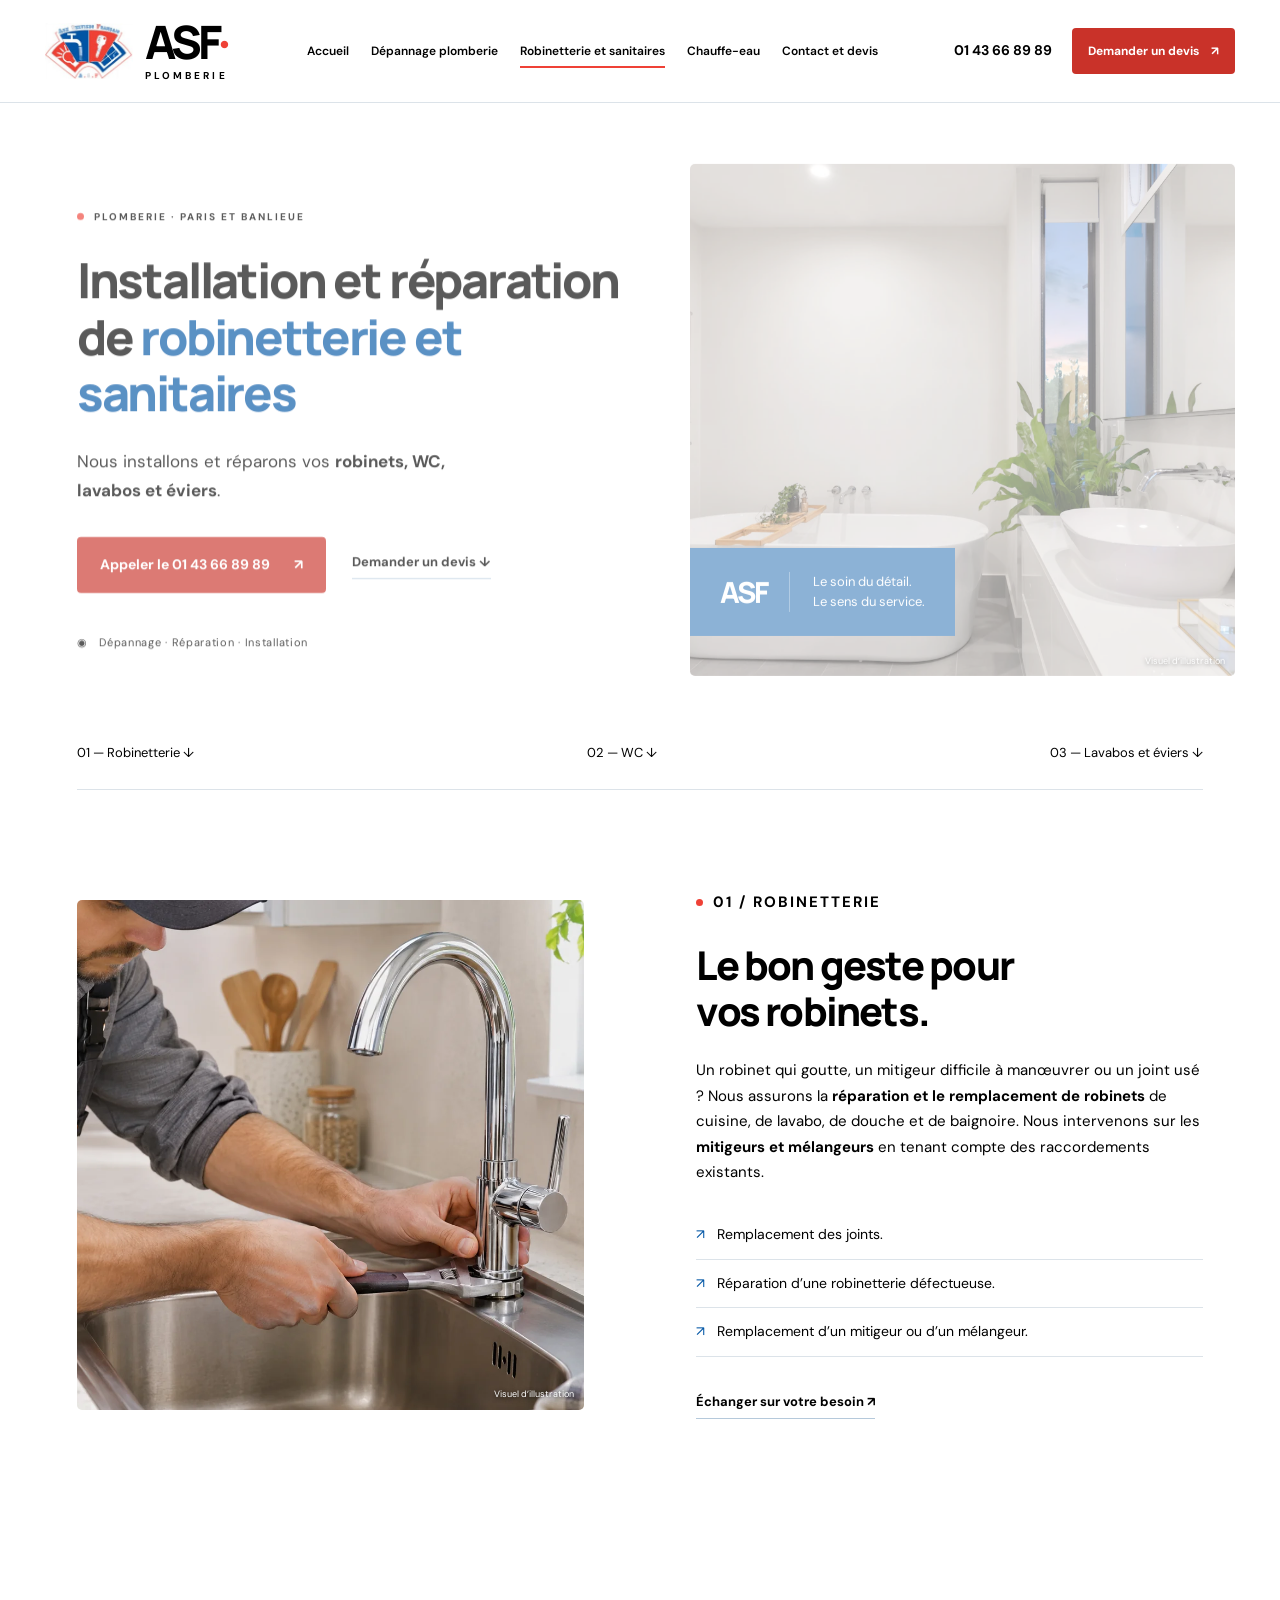
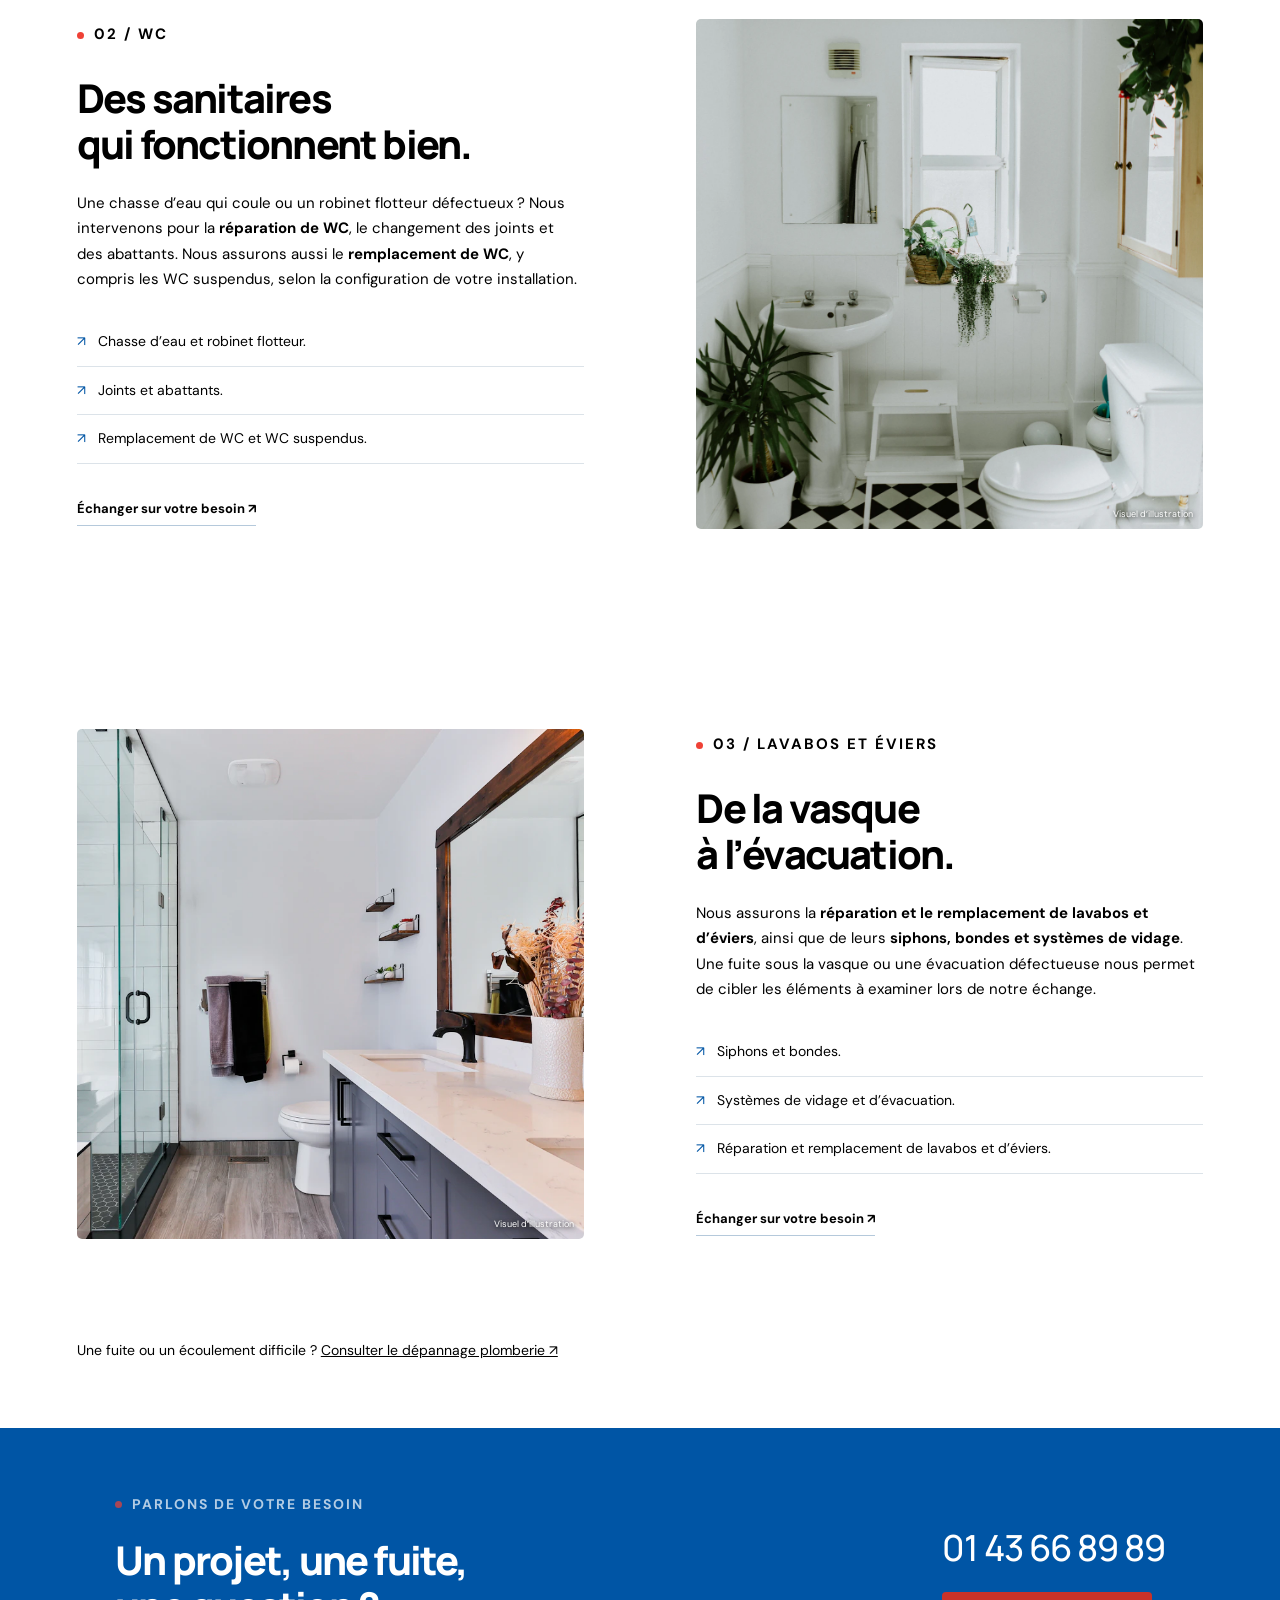
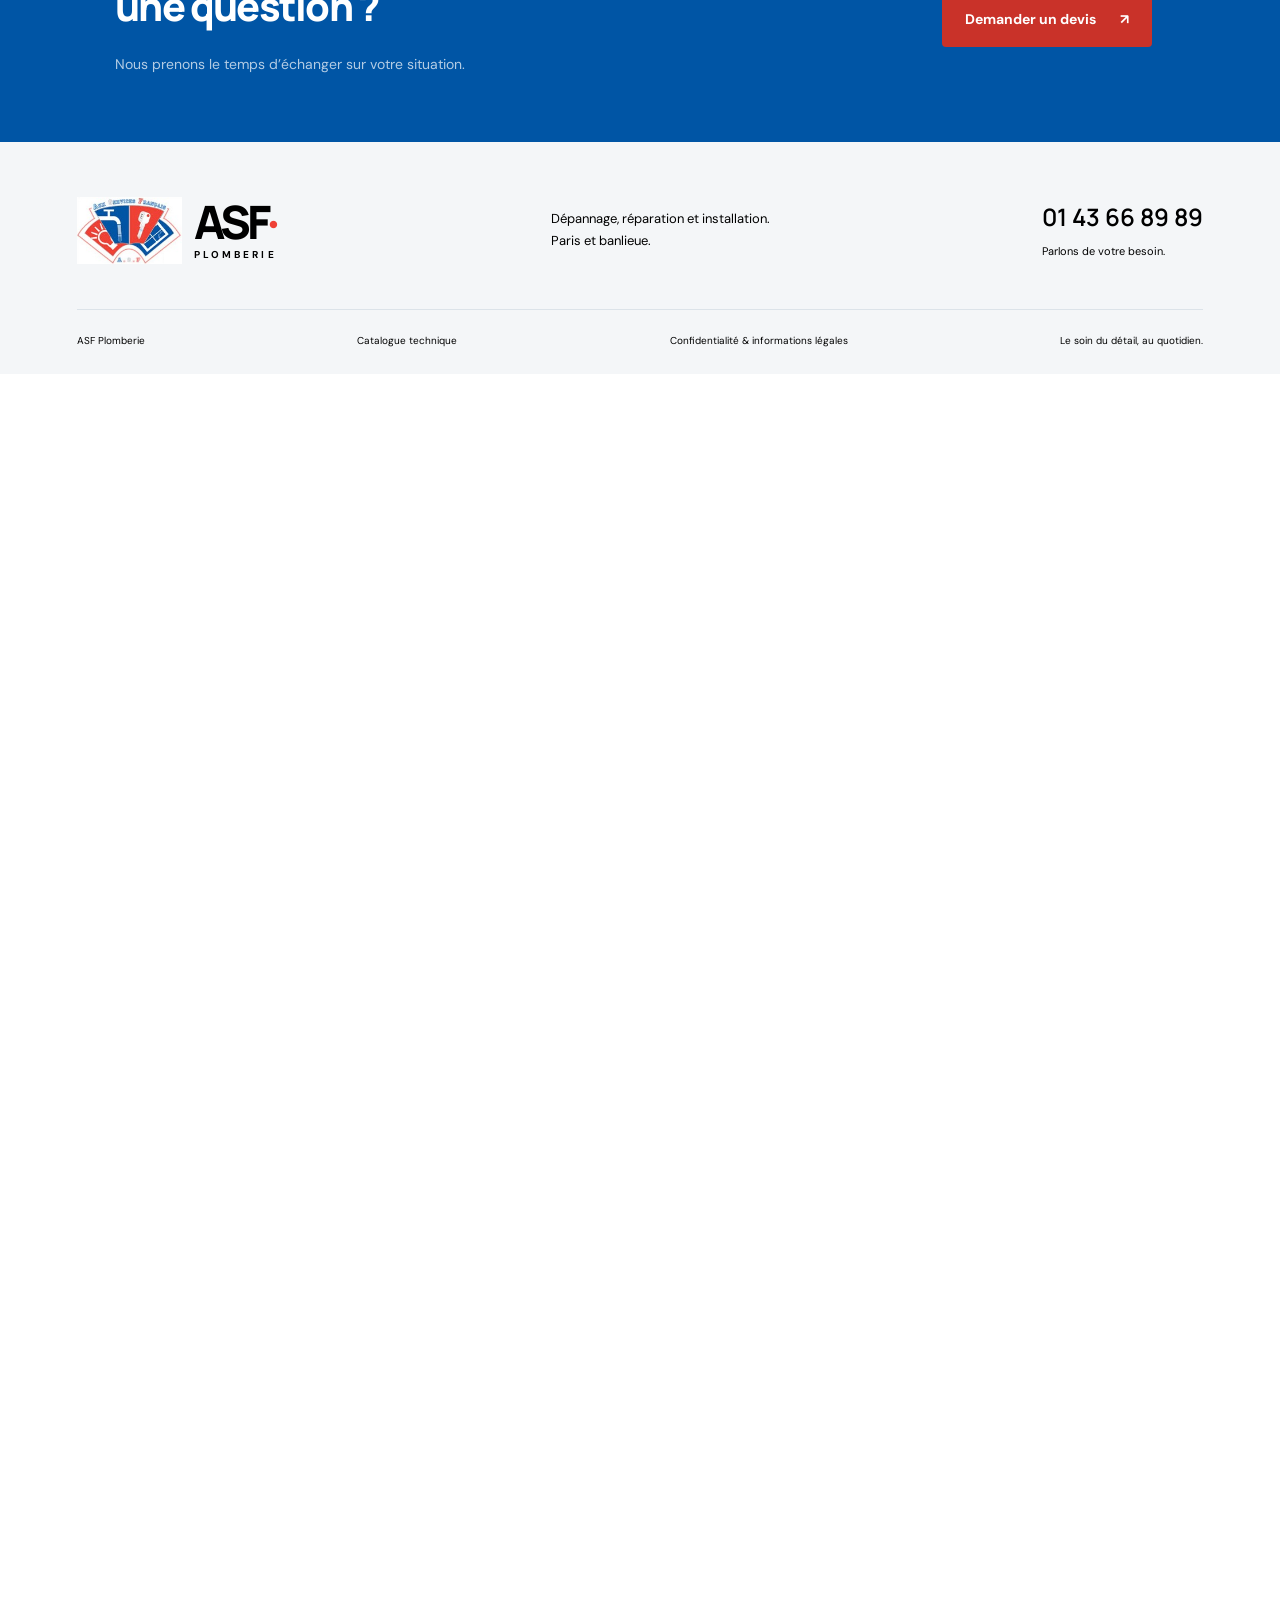
<file: wc.html>
<!doctype html><html lang="fr"><head><meta charset="utf-8"><meta name="viewport" content="width=device-width,initial-scale=1"><meta name="robots" content="noindex"><meta http-equiv="refresh" content="0;url=sanitaires.html#wc"><title>ASF Plomberie — page déplacée</title></head><body><p>Cette page a été déplacée. <a href="sanitaires.html#wc">Accéder à la nouvelle page</a>.</p></body></html>
</file>
<file: assets/style.css>
@import url('https://fonts.googleapis.com/css2?family=DM+Sans:wght@400;500;600;700&family=Manrope:wght@400;500;600;700;800&display=swap');
:root{--blue:#0055A5;--red:#EF4136;--ink:#263238;--soft:#F4F6F8;--line:#dce3e9}*{box-sizing:border-box}html{scroll-behavior:smooth;scroll-padding-top:110px}body{margin:0;color:var(--ink);font:16px/1.7 'DM Sans',Arial,sans-serif;background:#fff}a{color:inherit;text-decoration:none}button,input,select,textarea{font:inherit}button,a,input,textarea,select{-webkit-tap-highlight-color:transparent}a:focus-visible,button:focus-visible,input:focus-visible,select:focus-visible,textarea:focus-visible,summary:focus-visible{outline:3px solid var(--blue);outline-offset:5px}h1,h2,h3,p{margin-top:0}h1,h2,h3{font-family:Manrope,Arial,sans-serif;line-height:1.16;letter-spacing:-.045em;font-weight:600}h1{font-size:clamp(38px,4.1vw,66px);color:var(--blue);margin-bottom:26px}h2{font-size:clamp(30px,3.1vw,46px);color:var(--blue);margin-bottom:24px}h3{font-size:24px;letter-spacing:-.025em}p{color:#59656e}img{display:block;width:100%;height:100%;object-fit:cover}header{height:108px;padding:0 3.5%;display:flex;align-items:center;gap:28px;position:sticky;top:0;background:#fffffff5;backdrop-filter:blur(12px);z-index:20;border-bottom:1px solid var(--line);transition:height .25s}header.compact{height:84px}.brand{color:var(--blue);display:inline-flex;flex-direction:column;flex-shrink:0;line-height:1}.brand strong{font:800 46px/.9 Manrope,Arial,sans-serif;letter-spacing:-4px}.brand strong span{color:var(--red);letter-spacing:0}.brand>span{font-size:10px;letter-spacing:3.1px;margin-top:8px;font-weight:700}header nav{display:flex;gap:22px;margin:auto;font-size:12px;font-weight:600;white-space:nowrap}header nav a{position:relative;padding:10px 0}header nav a:after{content:'';position:absolute;bottom:3px;height:2px;background:var(--red);left:0;width:0;transition:width .25s}header nav a:hover:after,header nav a[aria-current]:after{width:100%}header nav a[aria-current]{color:var(--blue)}.header-actions{display:flex;gap:20px;align-items:center}.header-phone{font-size:14px;font-weight:700;white-space:nowrap;color:var(--blue)}.button{display:inline-flex;align-items:center;justify-content:center;gap:24px;background:var(--red);color:#fff;border:0;padding:16px 23px;border-radius:4px;font-size:14px;font-weight:700;cursor:pointer;transition:background .25s,transform .25s}.button:hover{background:#cc3027;transform:translateY(-2px)}header .button{font-size:12px;padding:13px 16px;gap:12px}.menu-toggle{display:none}.wrap{max-width:1240px;width:88%;margin:auto}.hero{max-width:1600px;margin:auto;position:relative;display:grid;grid-template-columns:1.04fr 1fr;min-height:650px;padding:50px 3.5% 52px 6%;gap:4%}.hero-copy{padding:48px 0 20px;align-self:center;position:relative;z-index:1}.eyebrow{display:flex;align-items:center;gap:10px;font-size:10px;font-weight:700;letter-spacing:2px;color:var(--blue);margin-bottom:27px}.eyebrow>span{width:7px;height:7px;background:var(--red);border-radius:50%;flex-shrink:0}h1 em{font-style:normal;position:relative}h1 em:after{content:'';position:absolute;height:3px;background:var(--red);bottom:0;left:0;width:100%}.hero-copy>p:not(.eyebrow){max-width:380px;font-size:17px}.hero-buttons{display:flex;gap:26px;align-items:center;margin:32px 0 40px;flex-wrap:wrap}.text-link{font-size:13px;font-weight:700;color:var(--blue);border:0;background:none;border-bottom:1px solid #b5c9db;padding:0 0 5px;cursor:pointer;display:inline-block}.hero-note{font-size:11px;color:#66747d;letter-spacing:.7px}.tiny-mark{color:var(--blue);margin-right:8px}.hero-image{position:relative;border-radius:5px;overflow:hidden;min-height:540px}.hero-image>img{position:absolute;inset:0;object-position:center 55%}.image-tag{position:absolute;bottom:40px;left:0;padding:24px 30px;background:var(--blue);color:white;line-height:1.5;font-size:13px;display:flex;gap:23px;align-items:center}.image-tag>span{font:800 29px Manrope;letter-spacing:-2px;padding-right:22px;border-right:1px solid #ffffff55}.photo-credit{position:absolute;right:10px;bottom:6px;font-size:9px;color:white;text-shadow:0 1px 4px #000}.pipe{position:absolute;bottom:10px;left:44%;width:140px;height:115px;z-index:2;pointer-events:none}.pipe path{fill:none;stroke:var(--red);stroke-width:2;stroke-dasharray:350;stroke-dashoffset:350;animation:trace .6s .2s ease forwards}@keyframes trace{to{stroke-dashoffset:0}}.service-strip{background:var(--blue);padding:22px 6%;display:flex;justify-content:space-between;color:white;font-size:13px}.service-strip strong{font-weight:500}.service-strip span:last-child{font-size:11px;letter-spacing:1.3px}.section{padding-top:100px;padding-bottom:100px}.section-heading{margin-bottom:42px}.heading-row{display:flex;justify-content:space-between;align-items:end}.heading-row h2{margin-bottom:0}.heading-row>p{font-size:14px;max-width:330px;margin-bottom:5px}.service-grid{display:grid;grid-template-columns:repeat(3,1fr);gap:26px}.service-card{border:1px solid var(--line);border-radius:5px;overflow:hidden}.card-image{height:245px;overflow:hidden}.card-image img,.photo img{transition:transform .5s}.service-card:hover img,.photo:hover img{transform:scale(1.035)}.card-copy{padding:25px}.card-copy small{font-size:9px;letter-spacing:1.5px;color:var(--blue)}.card-copy h3{font-size:21px;margin:16px 0}.card-copy h3 span{float:right;color:var(--red)}.card-copy p{font-size:13px;margin-bottom:0}.split{display:grid;grid-template-columns:1fr 1fr;gap:10%;align-items:center}.split.reverse .photo{order:2}.split .photo{height:510px;border-radius:5px;overflow:hidden;position:relative}.image-caption{position:absolute;bottom:7px;right:10px;font-size:9px;color:#fff;text-shadow:0 1px 5px black}.split p{font-size:15px}.clean-list{padding:0;list-style:none;margin:25px 0 30px}.clean-list li{font-size:14px;padding:12px 0;border-bottom:1px solid var(--line)}.clean-list li:before{content:'↗';color:var(--blue);margin-right:12px}.soft{background:var(--soft)}.problem-list{margin-top:45px}.problem-list>a{display:flex;align-items:center;gap:28px;padding:24px 0;border-bottom:1px solid #d7e0e7;font:500 23px Manrope;color:var(--blue)}.problem-list>a small{font:11px 'DM Sans';color:#77838d}.problem-list>a span{margin-left:auto;transition:transform .2s}.problem-list>a:hover span{transform:translate(3px,-3px)}.steps{display:grid;grid-template-columns:repeat(3,1fr);gap:48px;margin-top:50px}.step-num{display:block;color:var(--red);font:500 40px Manrope;margin-bottom:30px}.steps h3{font-size:21px}.steps p{font-size:14px}.zone{background:var(--soft);padding:60px;display:grid;grid-template-columns:1fr 1fr;gap:10%;border-radius:6px;margin-bottom:100px}.zone p{font-size:14px}.zone-art{position:relative;display:flex;align-items:center;justify-content:center;flex-direction:column;color:var(--blue);min-height:200px;overflow:hidden}.zone-art:before,.zone-art:after{content:'';position:absolute;border:1px solid #0055a52b;border-radius:50%;width:230px;height:230px}.zone-art:after{width:310px;height:310px}.zone-art>span{font:600 28px Manrope;letter-spacing:8px}.zone-art>small{font-size:10px;letter-spacing:3px}.zone-art i{height:6px;width:6px;border-radius:50%;background:var(--red);margin:12px}.cta{background:var(--blue);color:white;display:flex;justify-content:space-between;gap:30px;align-items:center;padding:65px 9%}.cta .eyebrow,.cta h2,.cta p{color:white}.cta p{opacity:.7;font-size:14px;margin-bottom:0}.cta-actions{display:flex;flex-direction:column;align-items:start;gap:20px}.cta-actions>a:first-child{font:500 36px Manrope;letter-spacing:-1px}.cta .eyebrow{margin-bottom:20px}footer{background:#f4f6f8;padding:55px 0 25px}.footer-main{display:flex;align-items:center;justify-content:space-between;gap:30px;padding-bottom:45px}.footer-main p{font-size:13px;margin-bottom:0}.footer-main>div>a{font:600 24px Manrope;color:var(--blue)}.footer-main small{display:block;font-size:11px;color:#66747d;margin-top:8px}.footer-bottom{border-top:1px solid var(--line);padding-top:22px;display:flex;justify-content:space-between;gap:20px;font-size:10px;color:#64727d}.inner-hero{min-height:560px}.inner-hero .hero-image{min-height:450px}.inner-hero h1{font-size:clamp(36px,3.8vw,58px)}.anchor-nav{display:flex;justify-content:space-between;gap:20px;padding:25px 0;border-bottom:1px solid var(--line);font-size:13px;color:var(--blue)}.faq details{border-bottom:1px solid var(--line)}summary{cursor:pointer;list-style:none;padding:24px 0;font-size:16px;font-weight:500;color:var(--blue);display:flex;justify-content:space-between;gap:15px}summary::-webkit-details-marker{display:none}summary>span{font-size:13px;white-space:nowrap}details p{max-width:850px;padding-bottom:15px;font-size:14px}details[open]>:not(summary){animation:appear .3s ease}@keyframes appear{from{opacity:0;transform:translateY(18px)}to{opacity:1;transform:none}}.callout{padding:35px 40px;background:var(--soft);border-left:3px solid var(--red);display:flex;align-items:center;gap:35px;justify-content:space-between}.callout h2{font-size:27px}.callout p{font-size:14px;margin-bottom:0}.callout>a{white-space:nowrap;font-size:24px;color:var(--blue)}.related{padding-bottom:65px;font-size:14px}.related a{color:var(--blue);text-decoration:underline}.contact-heading{padding:70px 0 45px}.contact-heading h1{max-width:800px}.contact-layout{display:grid;grid-template-columns: .8fr 1.2fr;gap:8%;padding-bottom:80px;align-items:start}.contact-info{background:var(--blue);color:white;padding:45px 35px;border-radius:5px}.contact-icon{font-size:38px;display:block;margin-bottom:35px}.contact-info h2{color:white;font-size:32px}.contact-info>a{font:500 29px Manrope;white-space:nowrap}.contact-info p{font-size:14px;color:#e0ebf5;margin-top:25px}.contact-info small{font-size:10px;letter-spacing:1px}.contact-info hr{margin:35px 0;border:0;border-top:1px solid #ffffff44}.form-panel h2{font-size:30px}.form-notice{font-size:13px;background:var(--soft);border-left:2px solid var(--blue);padding:18px}.small{font-size:11px}.small a{text-decoration:underline;color:var(--blue)}.form-grid{display:grid;grid-template-columns:1fr 1fr;gap:20px}label{display:block;font-size:12px;font-weight:600;margin-bottom:20px}input,select,textarea{display:block;width:100%;border:1px solid #ccd6de;background:white;border-radius:3px;padding:12px;margin-top:8px;min-height:47px;color:var(--ink)}textarea{resize:vertical}#form-status{font-size:13px;margin-top:15px}#request-output{font-size:13px}#copy-request{margin-top:15px}.catalogue-link{padding-bottom:20px}.pdf-grid{display:grid;grid-template-columns:repeat(3,1fr);gap:12px;padding:0 0 25px}.pdf-grid a{display:flex;justify-content:space-between;gap:10px;border:1px solid var(--line);padding:12px;font-size:12px}.pdf-grid a span{color:var(--blue)}.legal{border-top:1px solid var(--line)}.legal h2{font-size:28px}.legal p{font-size:13px}.skip-link{position:fixed;top:-100px;left:15px;z-index:100;background:white;color:var(--blue);padding:10px}.skip-link:focus{top:10px}.mobile-bar{display:none}[hidden]{display:none!important}.reveal-active{animation:appear .6s ease both}
@media(min-width:1500px){header nav{font-size:14px}.hero{padding-top:65px;padding-bottom:65px;min-height:760px}.hero-image{min-height:620px}}
@media(max-width:1200px){header{gap:18px;padding:0 4%;height:90px}header nav{gap:14px;font-size:11px}.header-phone{display:none}.header-actions .button{font-size:11px;padding:13px}.hero{padding-left:6%;gap:3%}.hero-buttons{gap:18px}.hero-buttons .button{font-size:12px;padding:15px}.hero-copy{padding-top:25px}.hero-image{min-height:510px}.hero{min-height:610px}.card-copy{padding:20px}.card-copy h3{font-size:18px}}
@media(max-width:960px){header{justify-content:space-between;height:85px}.menu-toggle{display:flex;gap:15px;background:none;border:1px solid var(--line);padding:10px 15px;border-radius:3px;color:var(--blue);font-size:13px}header nav{display:flex;flex-wrap:wrap;position:absolute;top:100%;left:0;width:100%;padding:14px 6%;background:white;border-bottom:1px solid var(--line);gap:8px 20px;font-size:12px}.js header nav{display:none}.js header nav.open{display:flex;flex-direction:column;gap:5px}.header-actions{margin-left:auto}header .brand strong{font-size:36px}header .brand>span{font-size:8px;letter-spacing:2.7px}.hero{margin-top:60px}.js .hero{margin-top:0}.hero h1{font-size:43px}.hero-copy>p:not(.eyebrow){font-size:15px}.hero-buttons{align-items:start;flex-direction:column;margin-bottom:25px}.hero-image{min-height:450px}.hero{min-height:550px}.image-tag{padding:20px;font-size:11px;gap:15px}.image-tag>span{font-size:23px}.service-strip{font-size:11px}.service-strip span:first-child{display:none}.section{padding-top:70px;padding-bottom:70px}.heading-row{display:block}.heading-row>p{margin-top:25px}.card-image{height:190px}.service-grid{gap:15px}.card-copy h3{font-size:17px}.split{gap:7%}.split .photo{height:430px}.steps{gap:25px}.zone{padding:40px;margin-bottom:70px}.contact-layout{gap:5%;grid-template-columns:.85fr 1.15fr}.contact-info{padding:30px 22px}.contact-info>a{font-size:23px}.form-grid{grid-template-columns:1fr;gap:0}}
@media(max-width:640px){body{font-size:15px}header,header.compact{height:76px;gap:12px}header .button{display:none}.header-actions{display:none}.hero{display:flex;flex-direction:column;padding:30px 6% 25px;gap:25px}.hero-copy{padding:15px 0 0}.eyebrow{font-size:9px;letter-spacing:1.6px;margin-bottom:22px}.hero h1,.inner-hero h1{font-size:39px;line-height:1.17}.hero-copy>p:not(.eyebrow){font-size:16px}.hero-buttons{gap:20px;margin:28px 0}.hero-image,.inner-hero .hero-image{min-height:360px;width:100%}.hero-image>img{object-position:center 60%}.image-tag{bottom:27px}.pipe{left:auto;right:0;bottom:5px;width:100px}.hero-note{font-size:10px}.service-strip{padding:20px 6%;gap:20px}.service-strip strong{max-width:190px}.section{padding:56px 0}.service-grid{grid-template-columns:1fr;gap:25px}.card-image{height:270px}.card-copy{padding:25px}.card-copy h3{font-size:23px}.split{grid-template-columns:1fr;gap:30px}.split.reverse .photo{order:0}.split .photo{height:360px}.split h2{font-size:33px}.problem-list>a{font-size:20px;padding:22px 0;gap:18px}.steps{grid-template-columns:1fr;gap:25px;margin-top:35px}.steps>div{padding-top:20px;border-top:1px solid var(--line)}.step-num{font-size:30px;margin-bottom:15px}.zone{padding:30px;grid-template-columns:1fr;gap:20px;margin-bottom:55px}.zone-art{min-height:190px}.cta{padding:45px 6%;display:block}.cta-actions{margin-top:30px}.cta-actions>a:first-child{font-size:31px}.footer-main{align-items:start;flex-wrap:wrap;gap:25px}.footer-main>p{max-width:55%;font-size:12px}.footer-main>div{width:100%;margin-top:10px}.footer-bottom{flex-direction:column;gap:12px}.footer-bottom>span:last-child{display:none}footer{padding-bottom:100px}.mobile-bar{position:fixed;bottom:0;left:0;right:0;display:grid;grid-template-columns:1fr 1.2fr;z-index:25;background:white;border-top:1px solid var(--line);padding:10px 12px calc(10px + env(safe-area-inset-bottom));gap:10px}.mobile-bar a{text-align:center;padding:12px 5px;border-radius:3px;background:var(--blue);color:white;font-size:12px;font-weight:700}.mobile-bar a:last-child{background:var(--red)}.anchor-nav{flex-direction:column;gap:10px;padding:20px 0}.callout{display:block;padding:28px}.callout>a{display:inline-block;margin-top:20px}.contact-heading{padding-top:45px}.contact-heading h1{font-size:39px}.contact-layout{grid-template-columns:1fr;gap:40px;padding-bottom:50px}.contact-info{padding:35px}.contact-info>a{font-size:29px}.form-grid{grid-template-columns:1fr}.pdf-grid{grid-template-columns:1fr 1fr}summary{font-size:14px}.form-panel h2{font-size:28px}.contact-icon{margin-bottom:20px}html{scroll-padding-top:95px}}
@media(prefers-reduced-motion:reduce){*,*:before,*:after{animation:none!important;transition:none!important;scroll-behavior:auto!important}.pipe path{stroke-dashoffset:0}}

/* Le rouge de marque reste sur les détails ; les boutons sont assombris pour leur contraste. */
.button{background:#c93229}.mobile-bar a:last-child{background:#c93229}@media(min-width:961px) and (max-width:1200px){.header-phone{display:block;font-size:11px}.header-actions{gap:10px}header nav{gap:10px;font-size:10px}header{gap:15px}}

/* Logo fourni à gauche de la signature typographique. */
.brand{flex-direction:row;align-items:center;gap:12px}.brand .original-logo{width:88px;height:auto;object-fit:contain;flex-shrink:0}.brand-signature{display:flex;flex-direction:column;line-height:1}.brand>.brand-signature{margin:0;letter-spacing:normal;font-size:inherit}.brand-signature>span{font-size:10px;letter-spacing:3.1px;margin-top:8px;font-weight:700}.footer-main .original-logo{width:105px}@media(min-width:961px) and (max-width:1200px){header{gap:10px}header .original-logo{width:64px}header .brand{gap:8px}header .brand strong{font-size:35px}header .brand-signature>span{font-size:8px;letter-spacing:2px}}@media(max-width:960px){header .original-logo{width:78px}header .brand-signature>span{font-size:8px;letter-spacing:2.7px}}@media(max-width:640px){header .original-logo{width:70px}header .brand{gap:10px}.footer-main .original-logo{width:85px}}

h1,h2{font-weight:800}

/* Textes noirs sur fonds clairs ; contraste conservé sur fonds colorés. */
body{color:#000}h1,h2,h3,p,.eyebrow,.text-link,.brand,.header-phone,header nav a,header nav a[aria-current],.hero-note,.card-copy small,.problem-list>a,.problem-list>a small,.anchor-nav,summary,.callout>a,.related a,.footer-main>div>a,.footer-main small,.footer-bottom,.pdf-grid a span,.legal p,.small a,input,select,textarea{color:#000}.cta h2,.cta p,.cta .eyebrow,.cta a,.contact-info h2,.contact-info p,.contact-info a,.contact-info small{color:#fff}.button,.text-link.button{color:#fff}.hero-copy .tiny-mark{color:#000}

/* Cadrages adaptés aux sujets des prestations. */
.card-image:has(.visual-heater),.hero-image:has(.visual-heater),.photo:has(.visual-heater){background:#f4f6f8}.card-image .visual-heater,.hero-image .visual-heater,.photo .visual-heater{object-fit:contain;object-position:center}.hero-image:has(.visual-heater) .image-tag{display:none}.photo .visual-bath{object-position:65% 83%}.photo .visual-tap{object-position:78% center}.card-image .visual-plumber{object-position:55% 48%}.card-image .visual-faucet{object-position:50% 58%}main strong{font-weight:700}

.nowrap{white-space:nowrap}

/* Les photos des cartes remplissent toute la surface disponible. */
.card-image img,.card-image .visual-heater{width:100%;height:100%;object-fit:cover;object-position:center}.card-image .visual-heater{object-position:center 43%}.hero-image:has(.visual-tank) .image-tag{display:none}.hero-image .visual-tank{object-fit:cover;object-position:center}.photo .visual-element{object-fit:cover;object-position:center}.hero-copy>p:not(.eyebrow){max-width:420px}

/* Accent bleu des H1 et entrée discrète de la première section. */
h1 .h1-accent{color:var(--blue)}
@keyframes hero-enter{from{opacity:0;transform:translateY(20px)}to{opacity:1;transform:translateY(0)}}
@media(prefers-reduced-motion:no-preference){.hero-copy,.contact-heading{animation:hero-enter 500ms ease-out both}.hero-image,.contact-info{animation:hero-enter 500ms 80ms ease-out both}}
</file>
